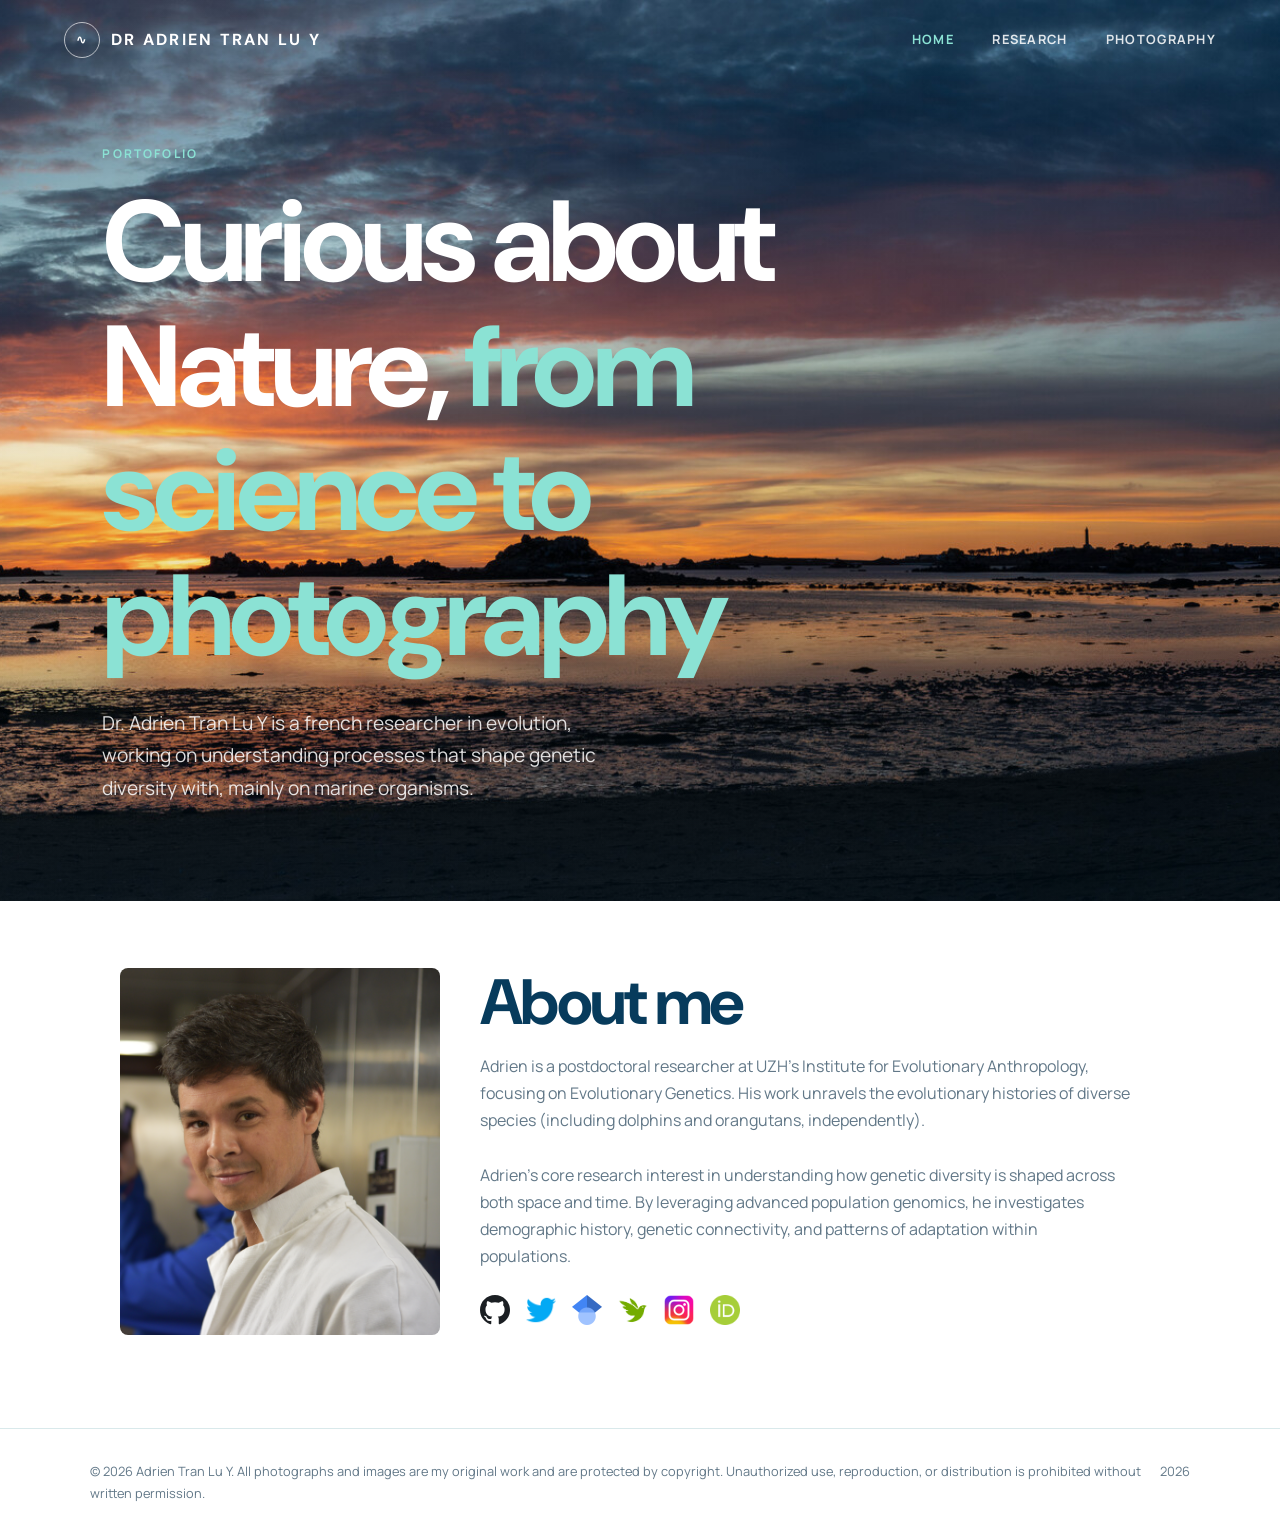
<file: index.html>
<!doctype html>
<html lang="en">
    <head>
        <meta charset="utf-8" />
        <meta name="viewport" content="width=device-width, initial-scale=1" />
        <meta name="description" content="Home" />
        <title>Home</title>
        <link rel="stylesheet" href="css/style.css" />
        <!-- Font Awesome for social media icons -->
        <link rel="stylesheet" href="https://cdnjs.cloudflare.com/ajax/libs/font-awesome/6.4.0/css/all.min.css" />
        <style>
            .social-icons {
                margin-top: 1.5rem;
                display: flex;
                gap: 1rem;
            }
            .social-icons a {
                color: #333;
                font-size: 1.5rem;
                transition: color 0.3s ease;
            }
            .social-icons a:hover {
                color: #0077b5; /* Change to your preferred hover color */
            }
        </style>
    </head>
    <body>
        <header class="site-header">
            <nav class="navbar" aria-label="Primary navigation">
                <a class="brand" href="index.html"><span class="brand-mark">∿</span><span>Dr Adrien Tran Lu Y</span></a>
                <div class="nav-links">
                    <a href="index.html" aria-current="page">Home</a><a href="research.html">Research</a
                    ><a href="photography.html">Photography</a>
                </div>
            </nav>
        </header>
        <main>
            <section class="hero">
                <div class="hero-content">
                    <p class="eyebrow">Portofolio</p>
                    <h1 style="width: 800px; max-width: 800px">
                        Curious about Nature,&nbsp;<em><b>from science to photography</b></em>
                    </h1>
                    <p class="hero-intro">
                        Dr. Adrien Tran Lu Y is a french researcher in evolution, working on understanding processes
                        that shape genetic diversity with, mainly on marine organisms.
                    </p>

                </div>
            </section>
            <br />
            <section
                style="
                    padding-left: 7.5em;
                    padding-right: 7.5em;
                    height: 500px;
                    padding-bottom: 2.5rem;
                    padding-top: 2.5rem;
                "
                class="page-shell">
                <div
                    class="section-heading"
                    style="
                        display: flex;
                        align-items: flex-start;
                        gap: 2.5em;
                        flex-wrap: wrap;
                        width: 45em;
                        max-width: 800px;
                    ">
                    <div style="flex: 0 0 auto">
                        <img
                            src="images/profile_atly.png"
                            alt="Adrien"
                            style="width: 20em; height: auto; border-radius: 8px; object-fit: cover" />
                    </div>

                    <div style="flex: 1; min-width: 100px">
                        <span class="kicker"></span>
                        <h2>About me</h2>
                        <p style="max-width: 200em; width: 650px">
                            Adrien is a postdoctoral researcher at UZH's Institute for Evolutionary Anthropology,
                            focusing on Evolutionary Genetics. His work unravels the evolutionary histories of diverse
                            species (including dolphins and orangutans, independently).<br /><br />Adrien's core
                            research interest in understanding how genetic diversity is shaped across both space and
                            time. By leveraging advanced population genomics, he investigates demographic history,
                            genetic connectivity, and patterns of adaptation within populations.
                        </p>
                        <!-- Social Media Icons -->
                        <div class="social-icons">
                            <a href="https://github.com/atranluy" target="_blank" title="GitHub">
                                <img
                                    src="images/Octicons-mark-github.svg"
                                    alt="iNaturalist"
                                    width="30"
                                    height="30" />
                            </a>
                            <a href="https://x.com/TranLuY_Adrien" target="_blank" title="Twitter">
                                <img
                                    src="images/twitter.png"
                                    alt="iNaturalist"
                                    width="30"
                                    height="30" />
                            </a>
                            <a href="https://scholar.google.com/citations?user=6AUaAUsAAAAJ&hl=fr&authuser=1" target="_blank" title="iNaturalist">
                                <img
                                    src="images/Google_Scholar_logo.svg.webp"
                                    alt="iNaturalist"
                                    width="30"
                                    height="30" />
                            </a>
                            <a href="https://www.inaturalist.org/people/adrien_tly" target="_blank" title="iNaturalist">
                                <img
                                    src="images/inaturalist-logo-png_seeklogo-381899.png"
                                    alt="iNaturalist"
                                    width="30"
                                    height="30" />
                            </a>
                            <a href="https://www.instagram.com/adrien_tly/" target="_blank" title="Instagram">
                                <img
                                    src="images/pngtree-instagram-icon-png-image_6315974.png"
                                    alt="iNaturalist"
                                    width="30"
                                    height="30" /></a>
                            <a href="https://orcid.org/0000-0003-4247-9622" target="_blank" title="ORCID">
                                <img
                                    src="images/png-orcid-logo.png"
                                    alt="iNaturalist"
                                    width="30"
                                    height="30" /></a>
                        </div>
                    </div>
                </div>
            </section>
        </main>
        <footer class="site-footer">
            <div class="footer-inner">
                <span
                    >© 2026 Adrien Tran Lu Y. All photographs and images are my original work and are protected by
                    copyright. Unauthorized use, reproduction, or distribution is prohibited without written permission. </span
                ><span> 2026</span>
            </div>
        </footer>
    </body>
</html>
</file>
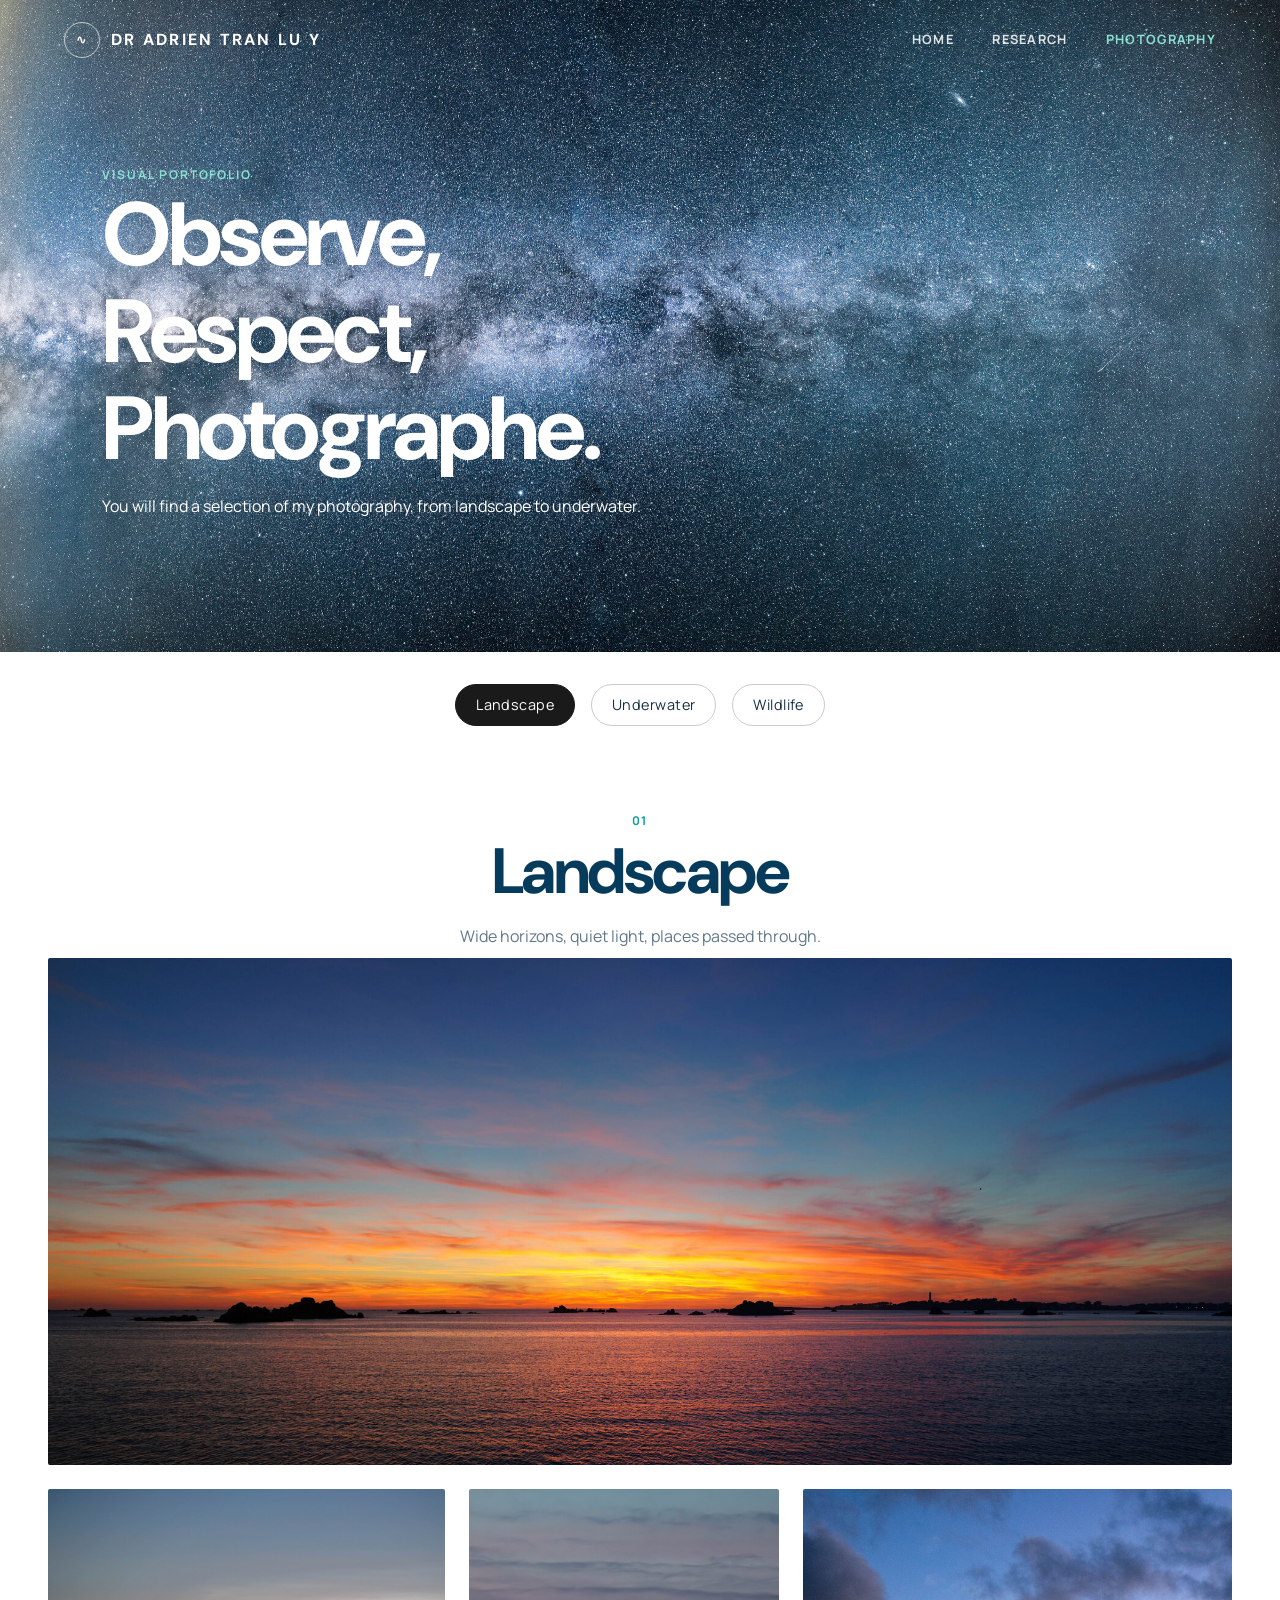
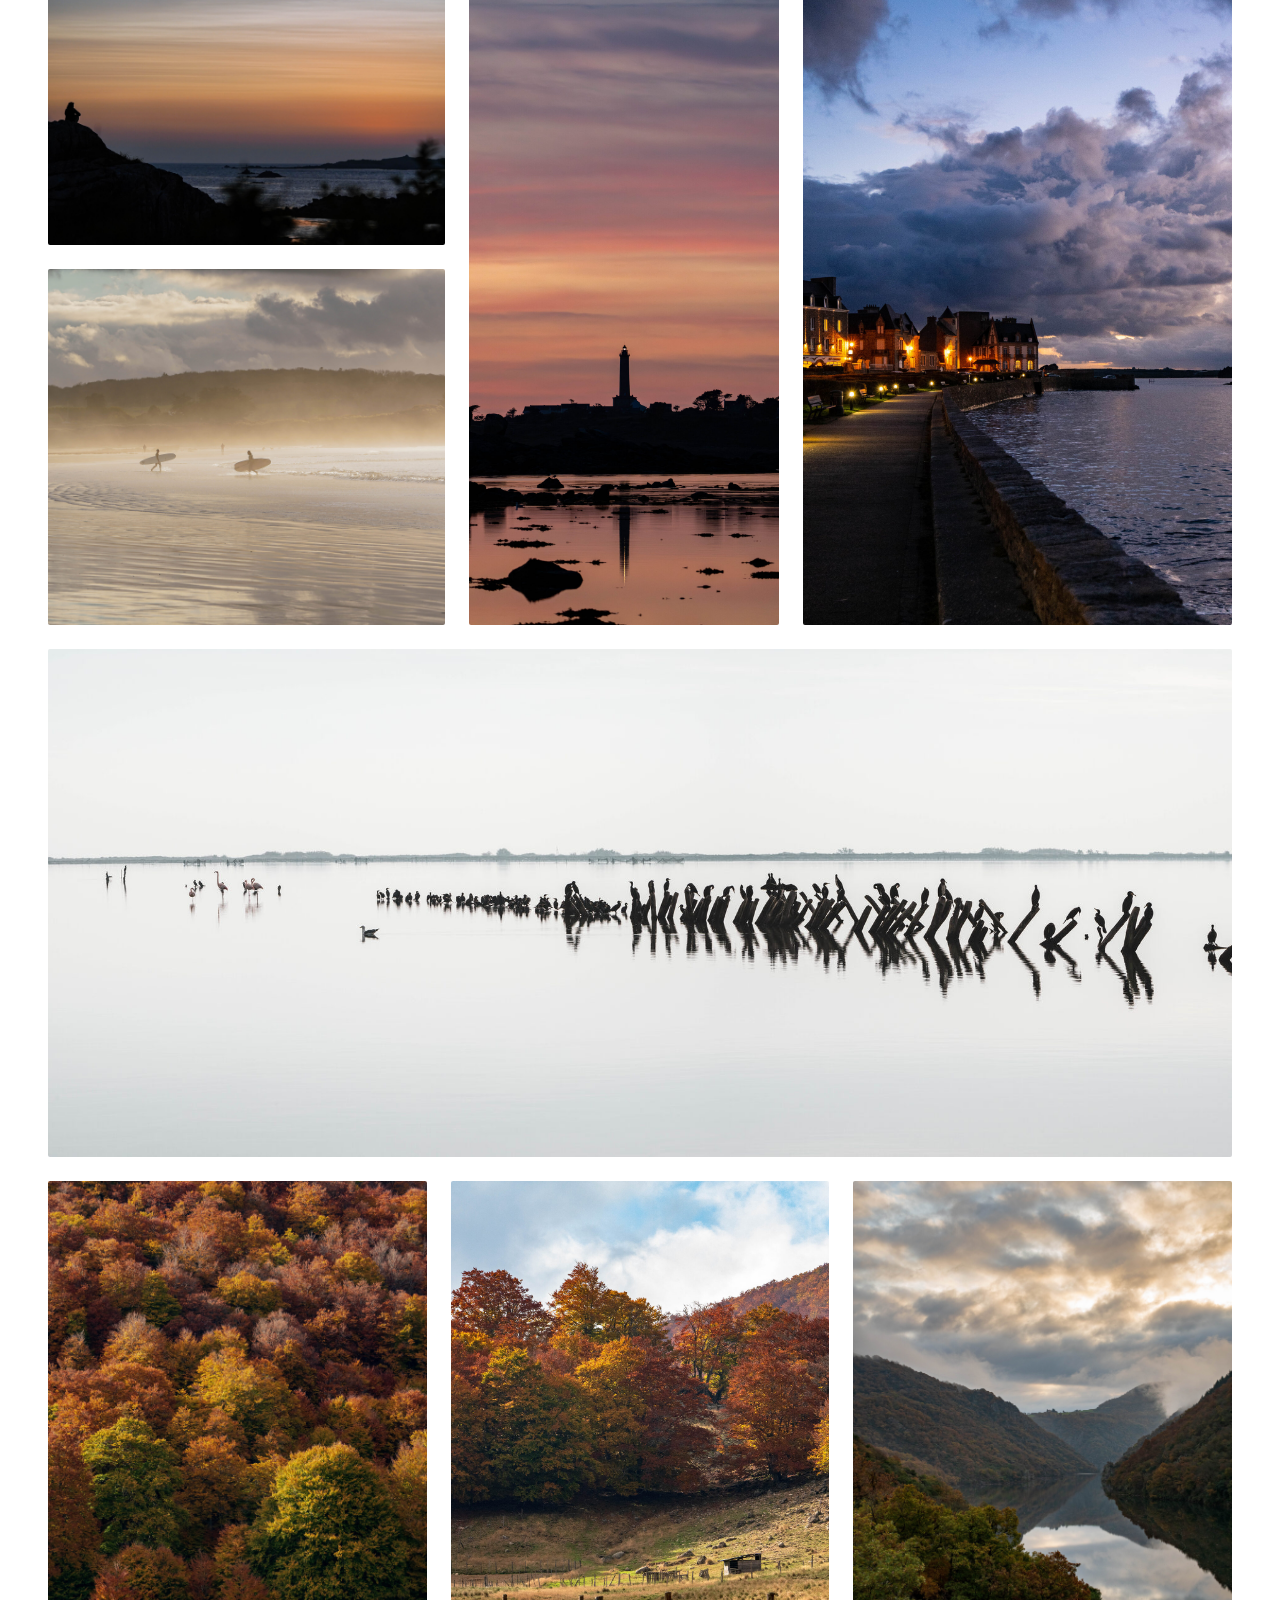
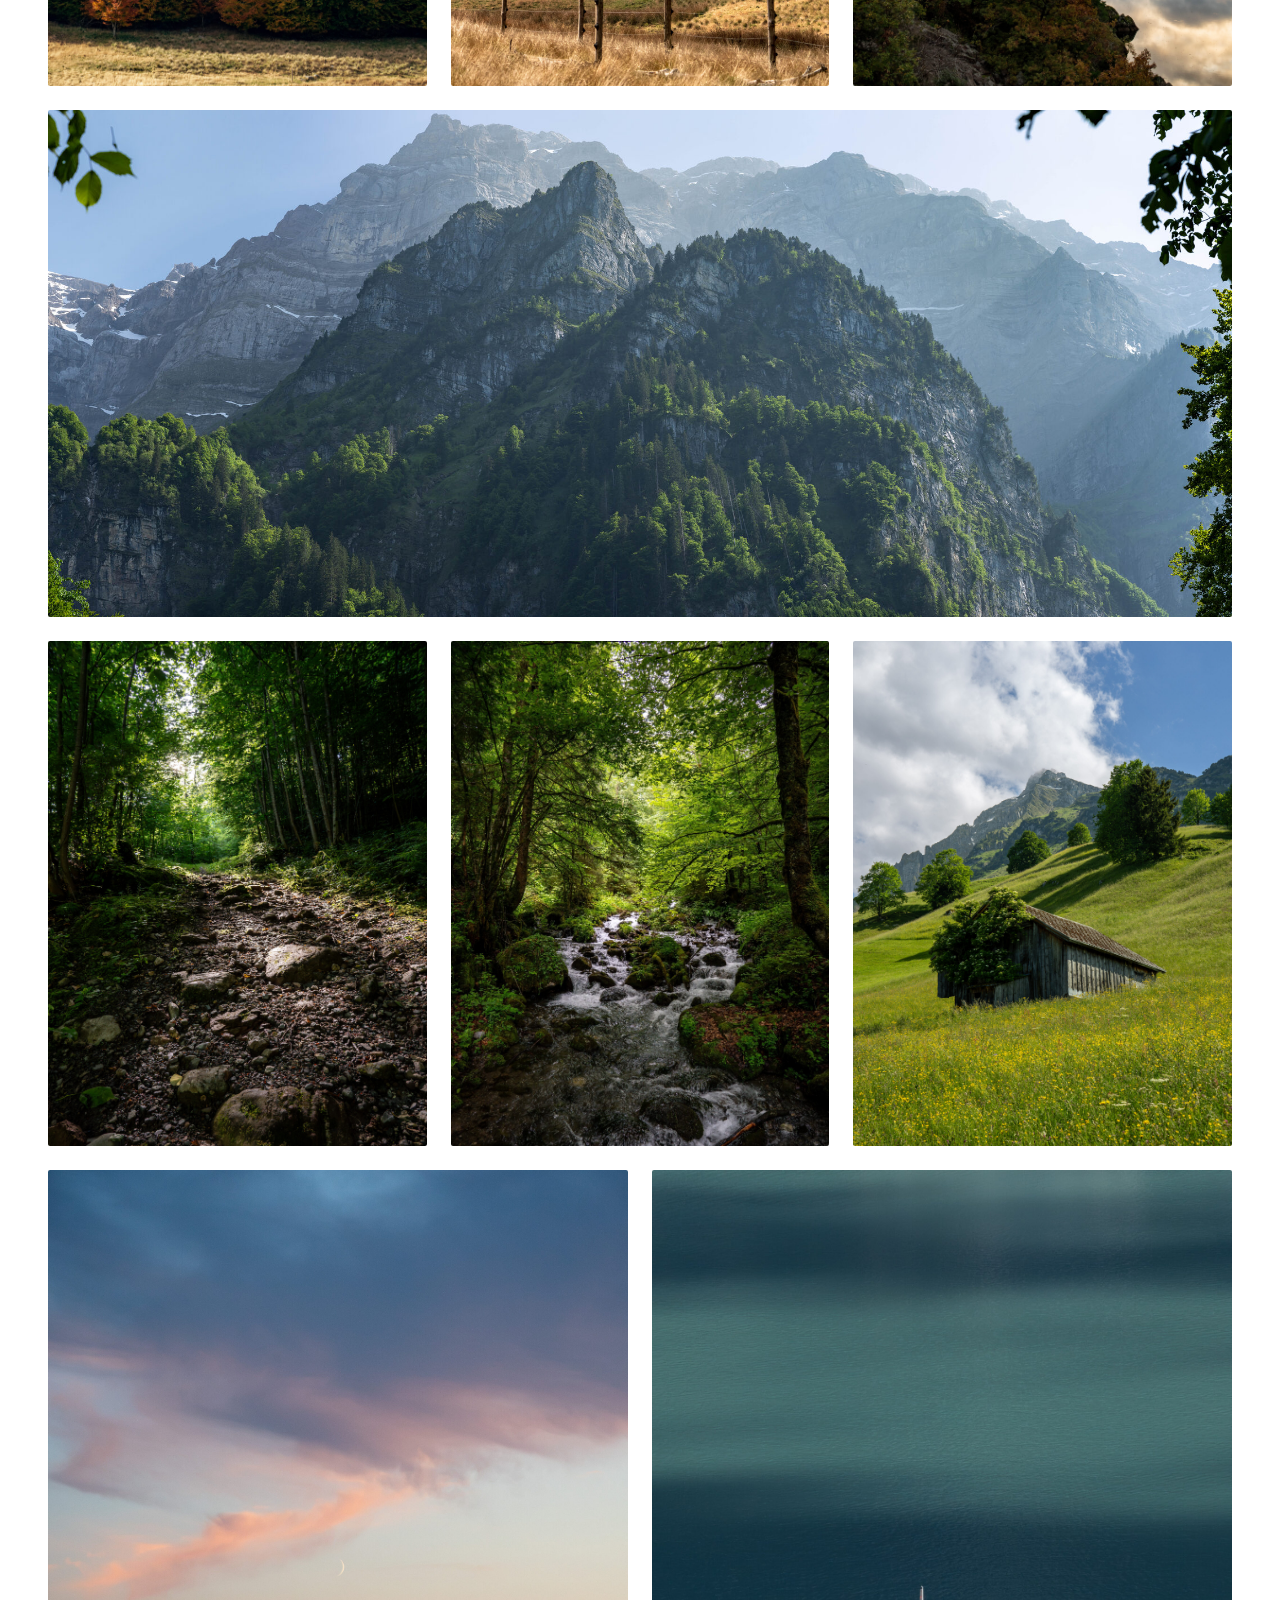
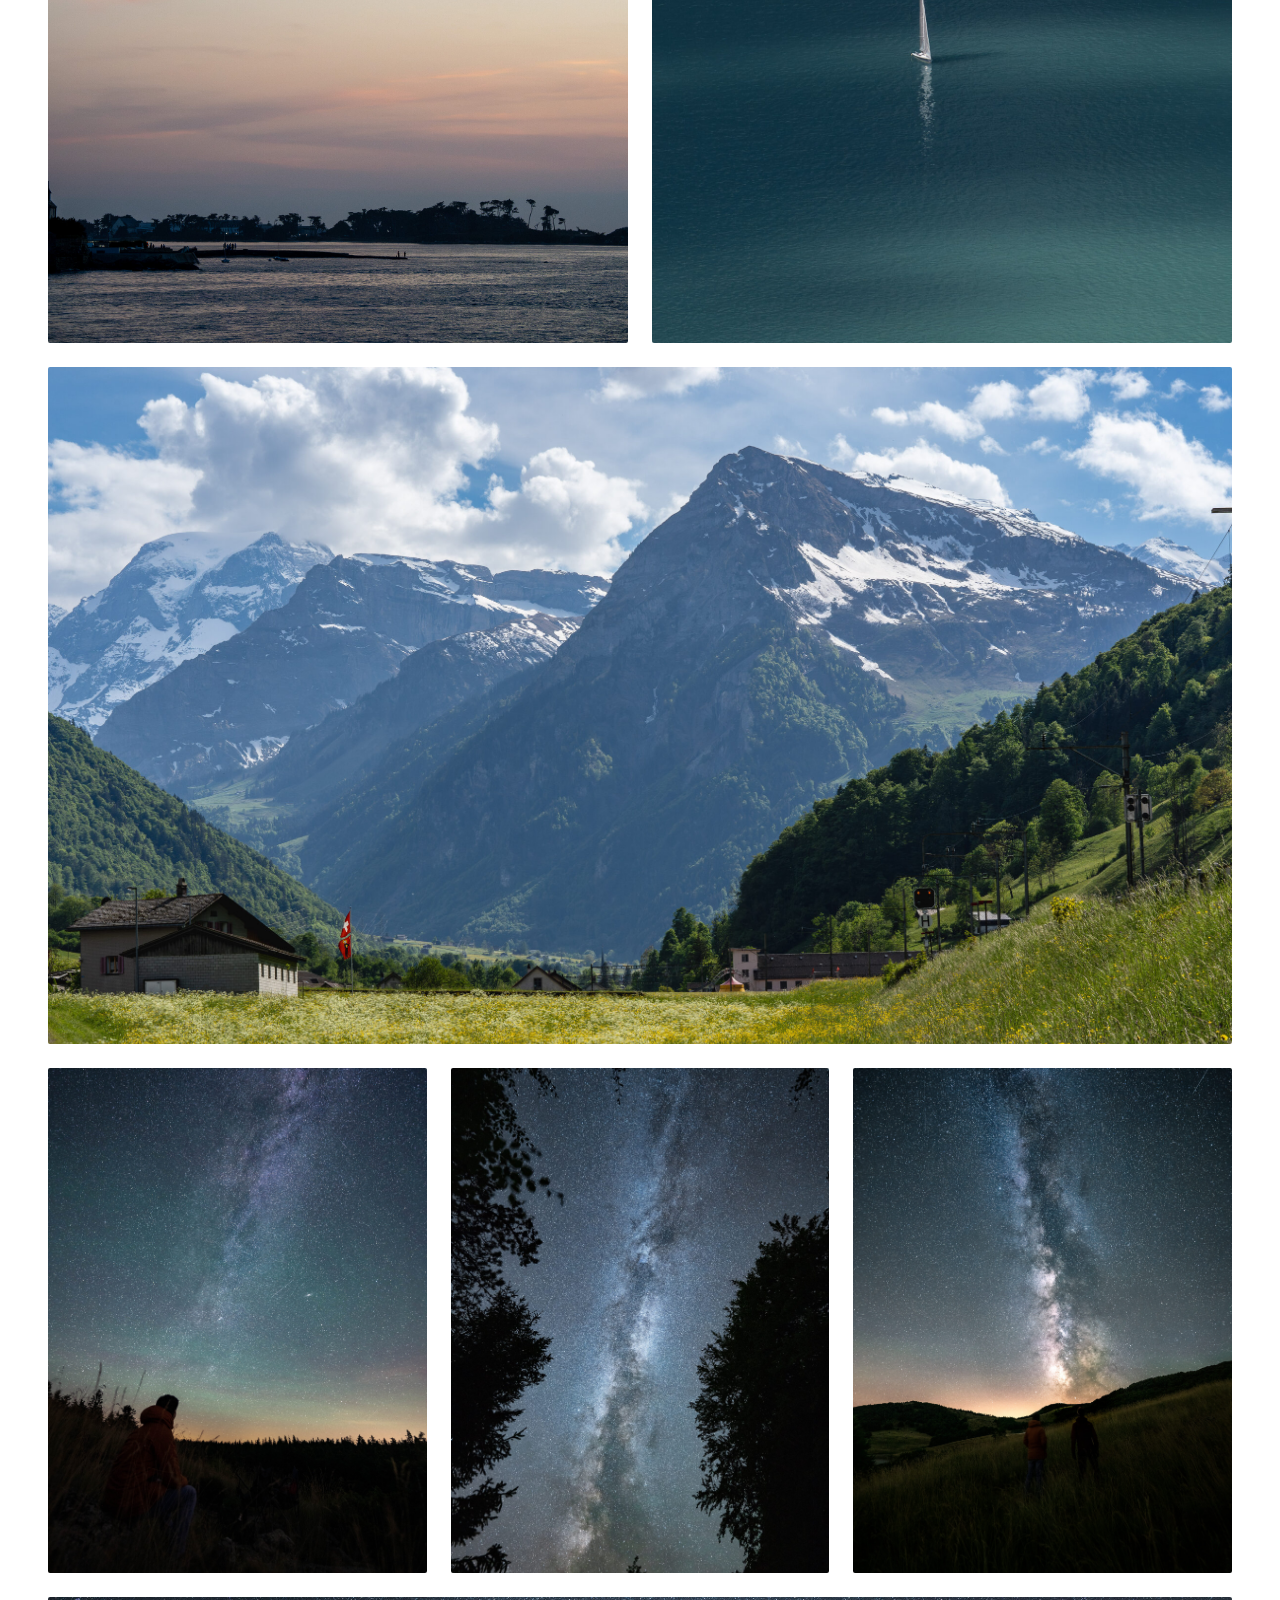
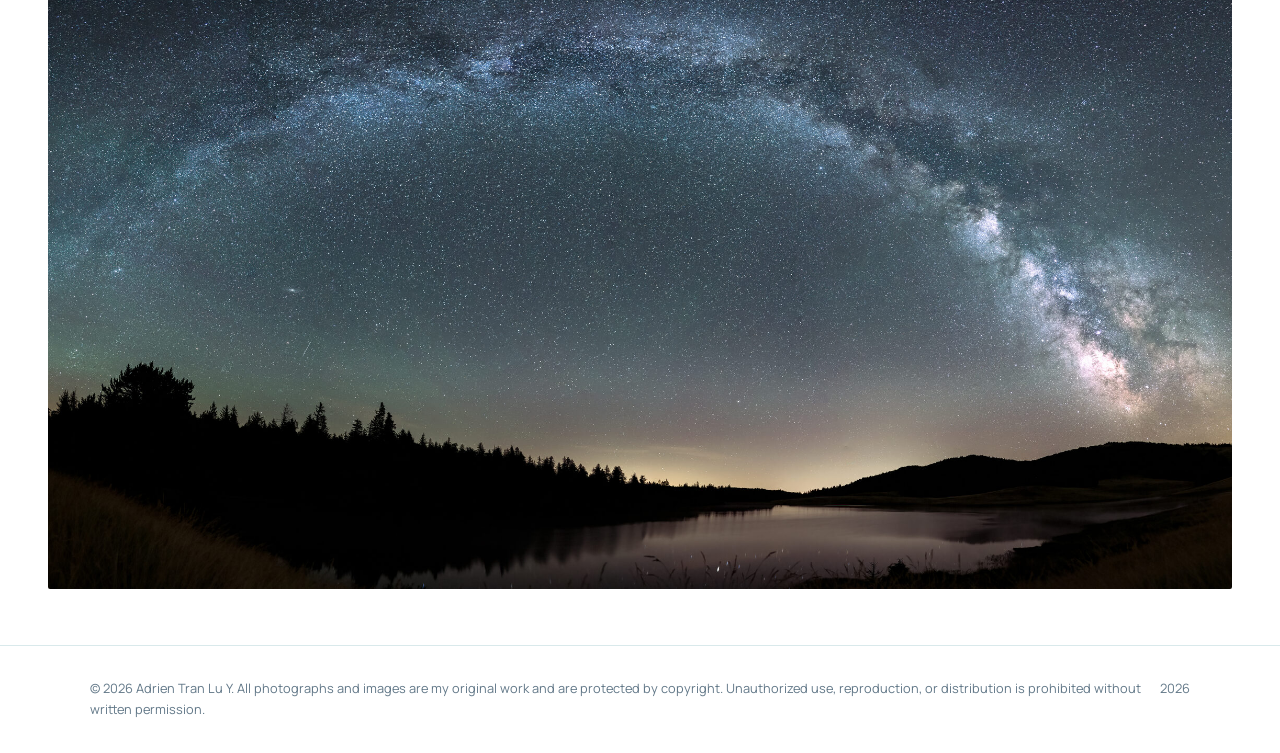
<file: photography.html>
<!doctype html>
<html lang="en">
    <head>
        <meta charset="utf-8" />
        <meta name="viewport" content="width=device-width, initial-scale=1" />
        <meta name="description" content="Research and photography portfolio" />
        <title>Photography </title>
        <link rel="stylesheet" href="css/style.css" />
    </head>
    <body>
        <header class="site-header">
            <nav class="navbar" aria-label="Primary navigation">
                <a class="brand" href="index.html"><span class="brand-mark">∿</span><span>Dr Adrien Tran Lu Y</span></a>
                <div class="nav-links">
                    <a href="index.html">Home</a><a href="research.html">Research</a
                    ><a href="photography.html" aria-current="page">Photography</a>
                </div>
            </nav>
        </header>
        <main>
            <section
                class="project-hero"
                style="
                    position: relative;
                    background-image: url(&quot;images/banner3.jpg&quot;);
                    background-size: cover;
                    background-position: center;
                    overflow: hidden;
                ">
                <div class="section-heading">
                    <span style="color: #8be2d4" class="kicker">Visual Portofolio</span>
                    <h1 style="color: #ffffff">Observe, Respect, Photographe.</h1>
                    <p style="color: #ffffff">
                        You will find a selection of my photography, from landscape to underwater.
                    </p>
                </div>
            </section>

            <!-- Filter tabs -->
            <div class="gallery-tabs">
                <input type="radio" name="gallery-filter" id="tab-landscape" checked hidden />
                <input type="radio" name="gallery-filter" id="tab-underwater" hidden />
                <input type="radio" name="gallery-filter" id="tab-wildlife" hidden />

                <div class="tabs-nav">
                    <label for="tab-landscape">Landscape</label>
                    <label for="tab-underwater">Underwater</label>
                    <label for="tab-wildlife">Wildlife</label>
                </div>
                <!-- Landscape panel -->
                <div class="gallery-panel" data-group="landscape">
                    <section style="padding-left: 3rem; padding-right: 3rem" class="page-shell">
                        <div class="section-heading">
                            <span class="kicker">01</span>
                            <h2>Landscape</h2>
                            <p>Wide horizons, quiet light, places passed through.</p>
                        </div>
                        <div class="gallery">
                            <!-- Panoramic photo -->
                            <figure class="album album--wide">
                                <img src="images/pano1.jpg" alt="Placeholder panoramic landscape photograph" />
                            </figure>
                        </div>

                        <div class="gallery gallery--mosaic">
                            <figure class="album mosaic-item-1">
                                <div class="mosaic-media">
                                    <img
                                        src="images/landscape1.jpg"
                                        alt="Placeholder wildlife photograph"
                                        style="object-position: 30% 80%" />
                                </div>
                            </figure>

                            <figure class="album mosaic-item-2">
                                <div class="mosaic-media">
                                    <img src="images/landscape2.jpg" alt="Placeholder wildlife photograph" />
                                </div>
                            </figure>

                            <figure class="album mosaic-item-3">
                                <div class="mosaic-media">
                                    <img src="images/landscape3.jpg" alt="Placeholder wildlife photograph" />
                                </div>
                            </figure>

                            <figure class="album mosaic-item-4">
                                <div class="mosaic-media">
                                    <img
                                        src="images/landscape4.jpg"
                                        alt="Placeholder wildlife photograph"
                                        style="object-position: 20% 60%" />
                                </div>
                            </figure>
                        </div>
                        <div class="gallery">
                            <!-- Panoramic photo -->
                            <figure class="album album--wide">
                                <img src="images/pano2.jpg" alt="Placeholder panoramic landscape photograph" />
                            </figure>
                        </div>
                        <div class="gallery">
                            <!-- Three vertical photos -->
                            <figure class="album album--tall">
                                <img src="images/landscape5.jpg" alt="Placeholder vertical landscape photograph" />
                            </figure>
                            <figure class="album album--tall">
                                <img src="images//landscape6.jpg" alt="Placeholder vertical landscape photograph" />
                            </figure>
                            <figure class="album album--tall">
                                <img src="images//landscape7.jpg" alt="Placeholder vertical landscape photograph" />
                            </figure>
                        </div>
                        <div class="gallery">
                            <!-- Panoramic photo -->
                            <figure class="album album--wide">
                                <img src="images/landscape8.jpg" alt="Placeholder panoramic landscape photograph" />
                            </figure>
                        </div>
                        <div class="gallery">
                            <!-- Duo of photos -->
                            <figure class="album album--tall">
                                <img
                                    src="images/landscape9.jpg"
                                    alt="Placeholder duo landscape photograph"
                                    style="object-position: top" />
                            </figure>
                            <figure class="album album--tall">
                                <img
                                    src="images/landscape10.jpg"
                                    alt="Placeholder duo landscape photograph"
                                    style="object-position: top" />
                            </figure>
                            <figure class="album album--tall">
                                <img src="images/landscape11.jpg" alt="Placeholder duo landscape photograph" />
                            </figure>
                            <figure class="album album--pair">
                                <img
                                    src="images/landscape12.jpg"
                                    alt="Placeholder duo landscape photograph"
                                    style="aspect-ratio: 1.5/ 2" />
                            </figure>
                            <figure class="album album--pair">
                                <img
                                    src="images/landscape13.jpg"
                                    alt="Placeholder duo landscape photograph"
                                    style="aspect-ratio: 1.5/ 2" />
                            </figure>
                        </div>
                        <div class="gallery">
                            <!-- Panoramic photo -->
                            <figure class="album album--wide">
                                <img
                                    src="images/landscape14.jpg"
                                    alt="Placeholder panoramic landscape photograph"
                                    style="aspect-ratio: 3.5 / 2; object-position: top" />
                            </figure>
                            <figure class="album album--tall">
                                <img
                                    src="images/DSC09922-Modifier.jpg"
                                    alt="Placeholder panoramic landscape photograph" />
                            </figure>
                            <figure class="album album--tall">
                                <img src="images/DSC041671.jpg" alt="Placeholder panoramic landscape photograph" />
                            </figure>
                            <figure class="album album--tall">
                                <img
                                    src="images/DSC09934-Modifier-2.jpg"
                                    alt="Placeholder panoramic landscape photograph" />
                            </figure>
                            <figure class="album album--wide">
                                <img
                                    src="images/banner33.jpg"
                                    alt="Placeholder panoramic landscape photograph"
                                    style="aspect-ratio: 4/ 2; object-position: top" />
                            </figure>
                        </div>
                    </section>
                </div>

                <!-- Underwater panel -->
                <div class="gallery-panel" data-group="underwater">
                    <section class="page-shell">
                        <div class="section-heading">
                            <span class="kicker">02</span>
                            <h2>Underwater</h2>
                            <p>Beneath the surface</p>
                        </div>
                        <div class="gallery">
                            <!-- Panoramic photo -->
                            <figure class="album album--wide">
                                <img src="images/uw1.jpg" alt="Placeholder panoramic landscape photograph" />
                            </figure>
                        </div>
                        <div class="gallery">
                            <!-- Duo of photos -->
                            <figure class="album album--pair">
                                <img
                                    src="images/uw2.jpg"
                                    alt="Placeholder duo landscape photograph"
                                    style="aspect-ratio: /2" />
                            </figure>
                            <figure class="album album--pair">
                                <img src="images/DSC04705.jpg" alt="Placeholder duo landscape photograph" />
                            </figure>
                            <figure class="album album--pair">
                                <img
                                    src="images/DSC03110-Avec accentuation-Bruit.jpg"
                                    alt="Placeholder duo landscape photograph" />
                            </figure>
                            <figure class="album album--pair">
                                <img
                                    src="images/DSC03451-Avec accentuation-Bruit.jpg"
                                    alt="Placeholder duo landscape photograph" />
                            </figure>
                        </div>
                        <div class="gallery">
                            <!-- Panoramic photo -->
                            <figure class="album album--wide">
                                <img src="images/uw.jpg" alt="Placeholder panoramic landscape photograph" />
                            </figure>
                        </div>
                        <div class="gallery">
                            <!-- Duo of photos -->
                            <figure class="album album--pair">
                                <img
                                    src="images/DSC03944-Avec accentuation-Bruit.jpg"
                                    alt="Placeholder duo landscape photograph" />
                            </figure>
                            <figure class="album album--pair">
                                <img src="images/banner2.jpg" alt="Placeholder duo landscape photograph" />
                            </figure>
                            <figure class="album album--pair">
                                <img
                                    src="images/DSC04316-Avec accentuation-Bruit-2.jpg"
                                    alt="Placeholder duo landscape photograph"
                                    style="aspect-ratio: /2" />
                            </figure>
                            <figure class="album album--pair">
                                <img src="images/DSC05873.jpg" alt="Placeholder duo landscape photograph" />
                            </figure>
                        </div>
                        <div class="gallery">
                            <!-- Panoramic photo -->
                            <figure class="album album--wide">
                                <img
                                    src="images/DSC06526.jpg"
                                    alt="Placeholder panoramic landscape photograph"
                                    style="aspect-ratio: 4/ 2; object-position:" />
                            </figure>
                            <figure class="album album--pair">
                                <img src="images/uw4.jpg" alt="Placeholder duo landscape photograph" />
                            </figure>
                            <figure class="album album--pair">
                                <img src="images/uw5.jpg" alt="Placeholder duo landscape photograph" />
                            </figure>
                            <figure class="album album--tall">
                                <img
                                    src="images/DSC04952.jpg"
                                    alt="Placeholder duo landscape photograph"
                                    style="aspect-ratio: /2" />
                            </figure>
                            <figure class="album album--tall">
                                <img
                                    src="images/DSC05043-2.jpg"
                                    alt="Placeholder duo landscape photograph"
                                    style="aspect-ratio: /2" />
                            </figure>
                            <figure class="album album--tall">
                                <img
                                    src="images/DSC03729-Avec accentuation-Bruit.jpg"
                                    alt="Placeholder duo landscape photograph"
                                    style="aspect-ratio: /2" />
                            </figure>
                        </div>
                        <div class="gallery">
                            <!-- Panoramic photo -->
                            <figure class="album album--wide">
                                <img
                                    src="images/DSC08037.jpg"
                                    alt="Placeholder panoramic landscape photograph"
                                    style="aspect-ratio: 4/ 2; object-position: 0 80%" />
                            </figure>
                            <figure class="album album--pair">
                                <img
                                    src="images/DSC03886-Avec accentuation-Bruit.jpg"
                                    alt="Placeholder duo landscape photograph" />
                            </figure>
                            <figure class="album album--pair">
                                <img
                                    src="images/DSC03900-Avec accentuation-Bruit.jpg"
                                    alt="Placeholder duo landscape photograph" />
                            </figure>
                            <figure class="album album--pair">
                                <img src="images/DSC07189-2.jpg" alt="Placeholder duo landscape photograph" />
                            </figure>
                            <figure class="album album--pair">
                                <img src="images/DSC05945.jpg" alt="Placeholder duo landscape photograph" />
                            </figure>
                        </div>
                    </section>
                </div>

                <!-- Wildlife panel -->
                <div class="gallery-panel" data-group="wildlife">
                    <section class="page-shell">
                        <div class="section-heading">
                            <span class="kicker">03</span>
                            <h2>Wildlife</h2>
                            <p>Quiet, Observe, Enjoy</p>
                        </div>
                        <div class="gallery">
                            <!-- Panoramic photo -->
                            <figure class="album album--wide">
                                <img
                                    src="images/DSC02368-Modifier.jpg"
                                    alt="Placeholder panoramic landscape photograph"
                                    style="aspect-ratio: 5/ 2; object-position: 0% 75%" />
                            </figure>
                            <figure class="album album--pair">
                                <img
                                    src="images/DSC00949-Avec accentuation-Bruit.jpg"
                                    alt="Placeholder duo landscape photograph" />
                            </figure>
                            <figure class="album album--pair">
                                <img
                                    src="images/DSC01580-Avec accentuation-Bruit.jpg"
                                    alt="Placeholder duo landscape photograph" />
                            </figure>
                            <figure class="album album--tall">
                                <img
                                    src="images/DSC02394-Modifier-2.jpg"
                                    alt="Placeholder duo landscape photograph"
                                    style="aspect-ratio: /2" />
                            </figure>
                            <figure class="album album--tall">
                                <img
                                    src="images/DSC02385-Modifier-2.jpg"
                                    alt="Placeholder duo landscape photograph"
                                    style="aspect-ratio: /2" />
                            </figure>
                            <figure class="album album--tall">
                                <img
                                    src="images/DSC03342-Modifier.jpg"
                                    alt="Placeholder duo landscape photograph"
                                    style="aspect-ratio: /2" />
                            </figure>
                            <figure class="album album--wide">
                                <img
                                    src="images/DSC02284-Avec accentuation-Bruit.jpg"
                                    alt="Placeholder panoramic landscape photograph"
                                    style="aspect-ratio: 5/ 2; object-position: 0% 50%" />
                            </figure>
                            <figure class="album album--pair">
                                <img
                                    src="images/DSC02199-Modifier.jpg"
                                    alt="Placeholder duo landscape photograph"
                                    style="object-position: 90% 60%" />
                            </figure>
                            <figure class="album album--pair">
                                <img src="images/DSC02130-Modifier.jpg" alt="Placeholder duo landscape photograph" />
                            </figure>
                            <figure class="album album--pair">
                                <img
                                    src="images/DSC05243-Avec accentuation-Bruit.jpg"
                                    alt="Placeholder duo landscape photograph"
                                    style="object-position: 90% 60%" />
                            </figure>
                            <figure class="album album--pair">
                                <img src="images/DSC09189.jpg" alt="Placeholder duo landscape photograph" />
                            </figure>
                            <figure class="album album--pair">
                                <img src="images/DSC02190.jpg" alt="Placeholder panoramic landscape photograph" />
                            </figure>
                            <figure class="album album--pair">
                                <img
                                    src="images/DSC02224-Modifier.jpg"
                                    alt="Placeholder panoramic landscape photograph" />
                            </figure>
                            <figure class="album album--pair">
                                <img src="images/DSC04919.jpg" alt="Placeholder panoramic landscape photograph" />
                            </figure>
                            <figure class="album album--pair">
                                <img
                                    src="images/DSC02061.jpg"
                                    alt="Placeholder panoramic landscape photograph"
                                    style="object-position: 100% 80%" />
                            </figure>
                            <figure class="album album--wide">
                                <img
                                    src="images/DSC01311-Avec accentuation-Bruit.jpg"
                                    alt="Placeholder panoramic landscape photograph"
                                    style="aspect-ratio: 7/ 2; object-position: 0% 80%" />
                            </figure>

                            <figure class="album album--pair">
                                <img
                                    src="images/DSC01628-Avec accentuation-Bruit.jpg"
                                    alt="Placeholder panoramic landscape photograph" />
                            </figure>
                            <figure class="album album--pair">
                                <img
                                    src="images/DSC01203-Avec accentuation-Bruit.jpg"
                                    alt="Placeholder panoramic landscape photograph" />
                            </figure>
                            <figure class="album album--tall">
                                <img
                                    src="images/DSC05097-Avec accentuation-Bruit.jpg"
                                    alt="Placeholder duo landscape photograph"
                                    style="aspect-ratio: /2" />
                            </figure>
                            <figure class="album album--tall">
                                <img
                                    src="images/DSC07157.jpg"
                                    alt="Placeholder duo landscape photograph"
                                    style="object-position: 70% 80%" />
                            </figure>
                            <figure class="album album--tall">
                                <img
                                    src="images/DSC07843-Avec accentuation-Bruit.jpg"
                                    alt="Placeholder duo landscape photograph"
                                    style="aspect-ratio: /2" />
                            </figure>
                        </div>
                    </section>
                </div>
            </div>
        </main>
        <footer class="site-footer">
            <div class="footer-inner">
                <span
                    >© 2026 Adrien Tran Lu Y. All photographs and images are my original work and are protected by
                    copyright. Unauthorized use, reproduction, or distribution is prohibited without written permission. </span
                ><span> 2026</span>            </div>
        </footer>
        <script
            type="module"
            src="https://static.cloudflareinsights.com/beacon.min.js/v31edd6df95cf4e85bb4c19e7a9bdbcba1788362987495"
            integrity="sha512-iIg7k2xntmwu6/uSb5tpc/hySgZc4eoL31yB29W6tJFo2akwjPWcEqnCEdJvGexCL0KEQwVYv5BlowfhVz26hg=="
            data-cf-beacon='{"version":"2024.11.0","token":"8607d2a720d14b038279025b2b5a82e5","spa":2}'
            crossorigin="anonymous"></script>
    </body>
</html>
</file>
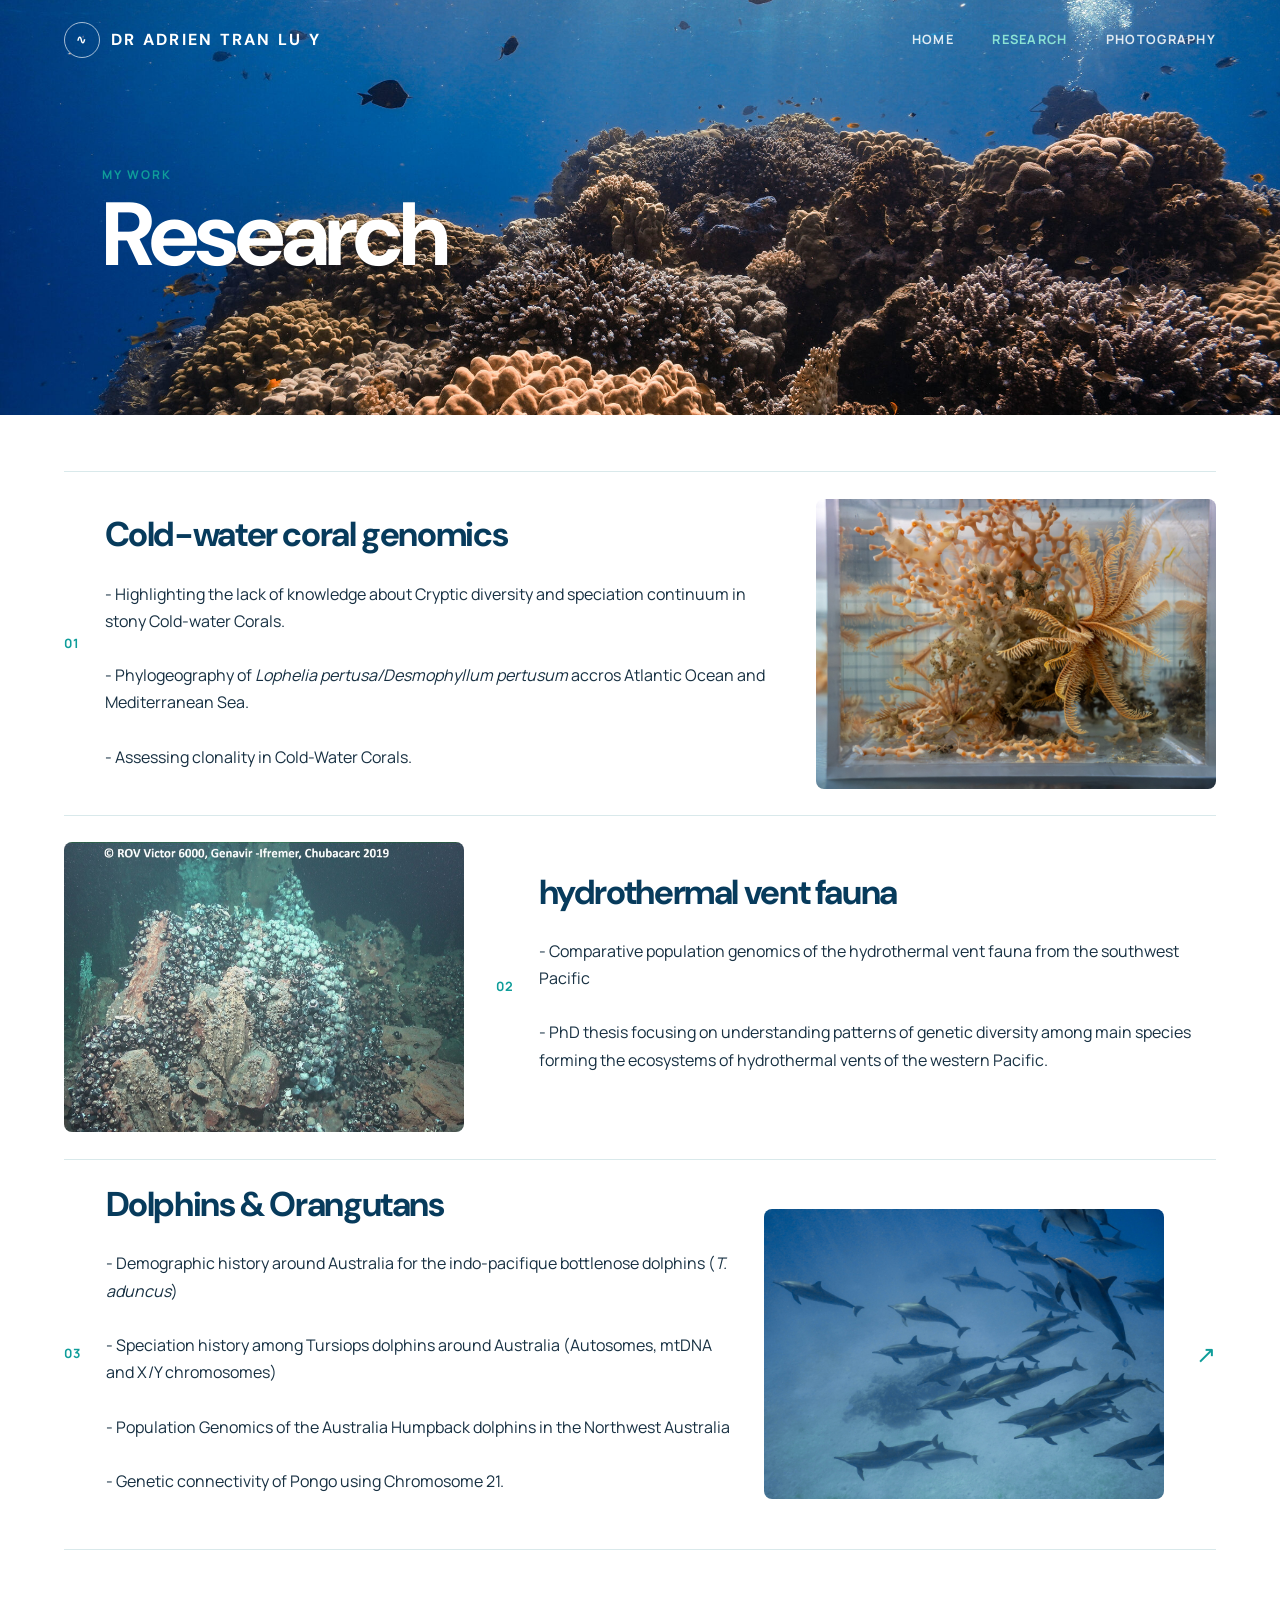
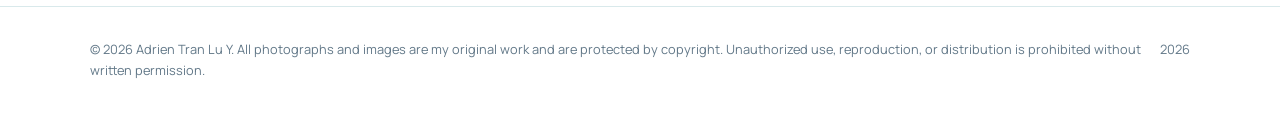
<file: research.html>
<!doctype html>
<html lang="en">
    <head>
        <meta charset="utf-8" />
        <meta name="viewport" content="width=device-width, initial-scale=1" />
        <meta name="description" content=Research" />
        <title>Research</title>
        <link rel="stylesheet" href="css/style.css" />
    </head>
    <body>
        <header class="site-header">
            <nav class="navbar" aria-label="Primary navigation">
                <a class="brand" href="index.html"
                    ><span class="brand-mark">∿</span
                    ><span><span style="letter-spacing: 2.24px">Dr Adrien Tran Lu Y</span></span></a
                >
                <div class="nav-links">
                    <a href="index.html">Home</a><a href="research.html" aria-current="page">Research</a
                    ><a href="photography.html">Photography</a>
                </div>
            </nav>
        </header>
        <main>
            <section
                class="project-hero"
                style="
                    position: relative;
                    background-image: url(&quot;images/banner2.jpg&quot;);
                    background-size: cover;
                    background-position: center;
                    overflow: hidden;
                ">
                <div style="position: absolute; inset: 0; background: rgba(0, 0, 0, 0)"></div>
                <div class="section-heading" style="position: relative; z-index: 1; color: #fff">
                    <span class="kicker">My work</span>
                    <h1 style="color: #ffffff">Research</h1>
                </div>
            </section>
            <section class="page-shell">
                <div class="project-list">
                    <a
                        class="project-card"
                        href="research/project1.html"
                        style="display: flex; align-items: center; gap: 2em; flex-wrap: wrap">
                        <div style="flex: 1; min-width: 250px; display: flex; align-items: center; gap: 1.5em">
                            <span class="project-number">01</span>
                            <div>
                                <h2>Cold-water coral genomics</h2>
                                <br />
                                - Highlighting the lack of knowledge about Cryptic diversity and speciation continuum in
                                stony Cold-water Corals.<br />
                                <br />
                                - Phylogeography of <i>Lophelia pertusa/Desmophyllum pertusum</i> accros Atlantic Ocean
                                and Mediterranean Sea.<br />
                                <br />
                                - Assessing clonality in Cold-Water Corals.
                            </div>
                        </div>
                        <img
                            src="images/Coral_pic1.jpg"
                            alt="Cold-water coral genomics"
                            style="width: 400px; height: 290px; object-fit: cover; border-radius: 8px; order: 2" />
                    </a>

                    <a
                        class="project-card"
                        href="research/project2.html"
                        style="
                            display: flex;
                            align-items: center;
                            gap: 2em;
                            flex-wrap: wrap;
                            flex-direction: row-reverse;
                        ">
                        <div
                            style="
                                flex: 1;
                                min-width: 250px;
                                display: flex;
                                align-items: center;
                                gap: 1.5em;

                                text-align: left;
                            ">
                            <span class="project-number">02</span>
                            <div>
                                <h2>hydrothermal vent fauna</h2>
                                <br />
                                - Comparative population genomics of the hydrothermal vent fauna from the southwest
                                Pacific <br />
                                <br />
                                - PhD thesis focusing on understanding patterns of genetic diversity among main species
                                forming the ecosystems of hydrothermal vents of the western Pacific.<br />
                                <br />
                            </div>
                        </div>
                        
                        <img
                            src="images/project2.jpg"
                            alt="Population genetics of hydrothermal vent fauna"
                            style="width: 400px; height: 290px; object-fit: cover; border-radius: 8px" />
                    </a>

                    <a
                        class="project-card"
                        href="research/project3.html"
                        style="display: flex; align-items: center; gap: 2em; flex-wrap: wrap">
                        <div style="flex: 1; min-width: 250px; display: flex; align-items: center; gap: 1.5em">
                            <span class="project-number">03</span>
                            <div>
                                <h2>Dolphins & Orangutans</h2>
                                <br />
                                - Demographic history around Australia for the indo-pacifique bottlenose dolphins (<i>T.
                                aduncus</i>)<br />
                                <br />
                                - Speciation history among Tursiops dolphins around Australia (Autosomes, mtDNA and X/Y
                                chromosomes)<br />
                                <br />
                                - Population Genomics of the Australia Humpback dolphins in the Northwest
                                Australia<br />
                                <br />
                                - Genetic connectivity of Pongo using Chromosome 21.<br />
                                <br />
                            </div>
                        </div>
                        <img
                            src="images/dolphins.jpg"
                            alt="Dolphins and Orangutans"
                            style="width: 400px; height: 290px; object-fit: cover; border-radius: 8px" />
                        <span class="arrow">↗</span>
                    </a>
                </div>
            </section>
        </main>
        <footer class="site-footer">
            <div class="footer-inner">
                <span>© 2026 Adrien Tran Lu Y. All photographs and images are my original work and are protected
                            by copyright. Unauthorized use, reproduction, or distribution is prohibited without written
                            permission.
                </span><span> 2026</span>
            </div>
        </footer>
    </body>
</html>
</file>
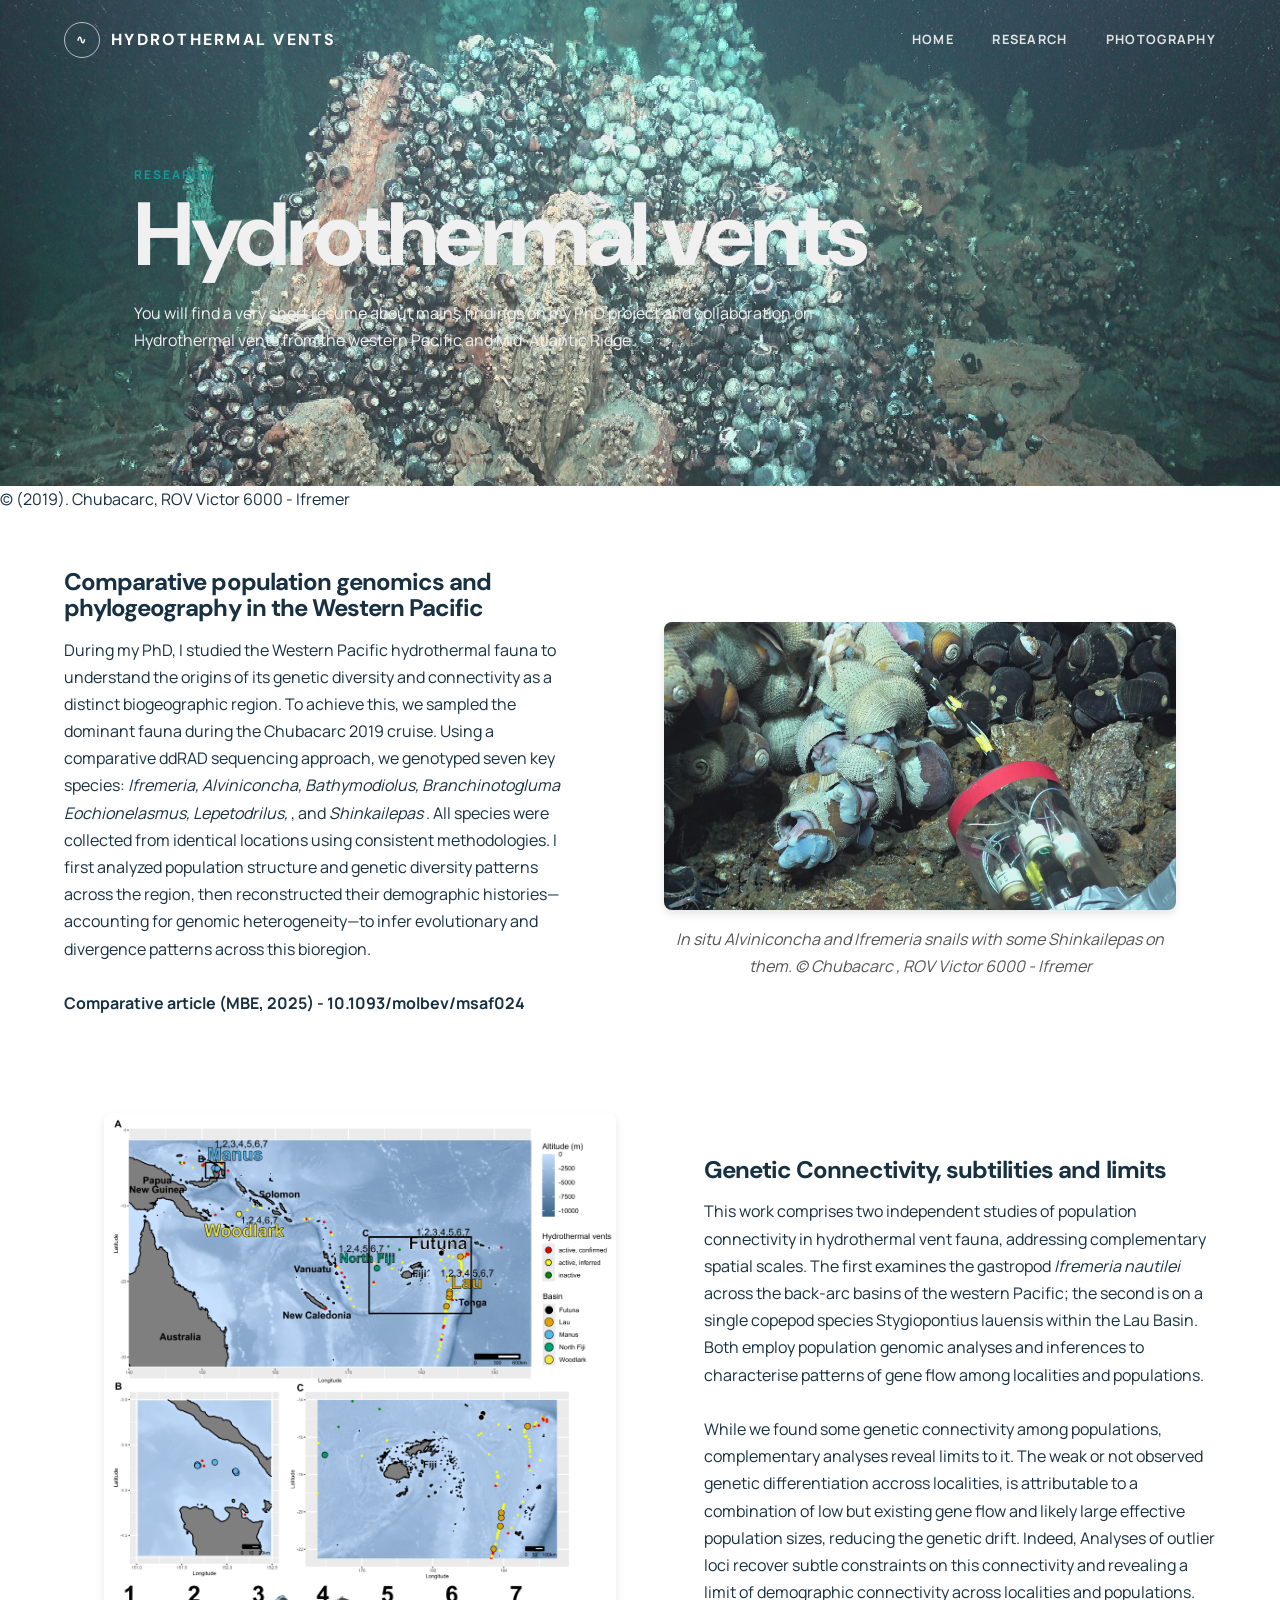
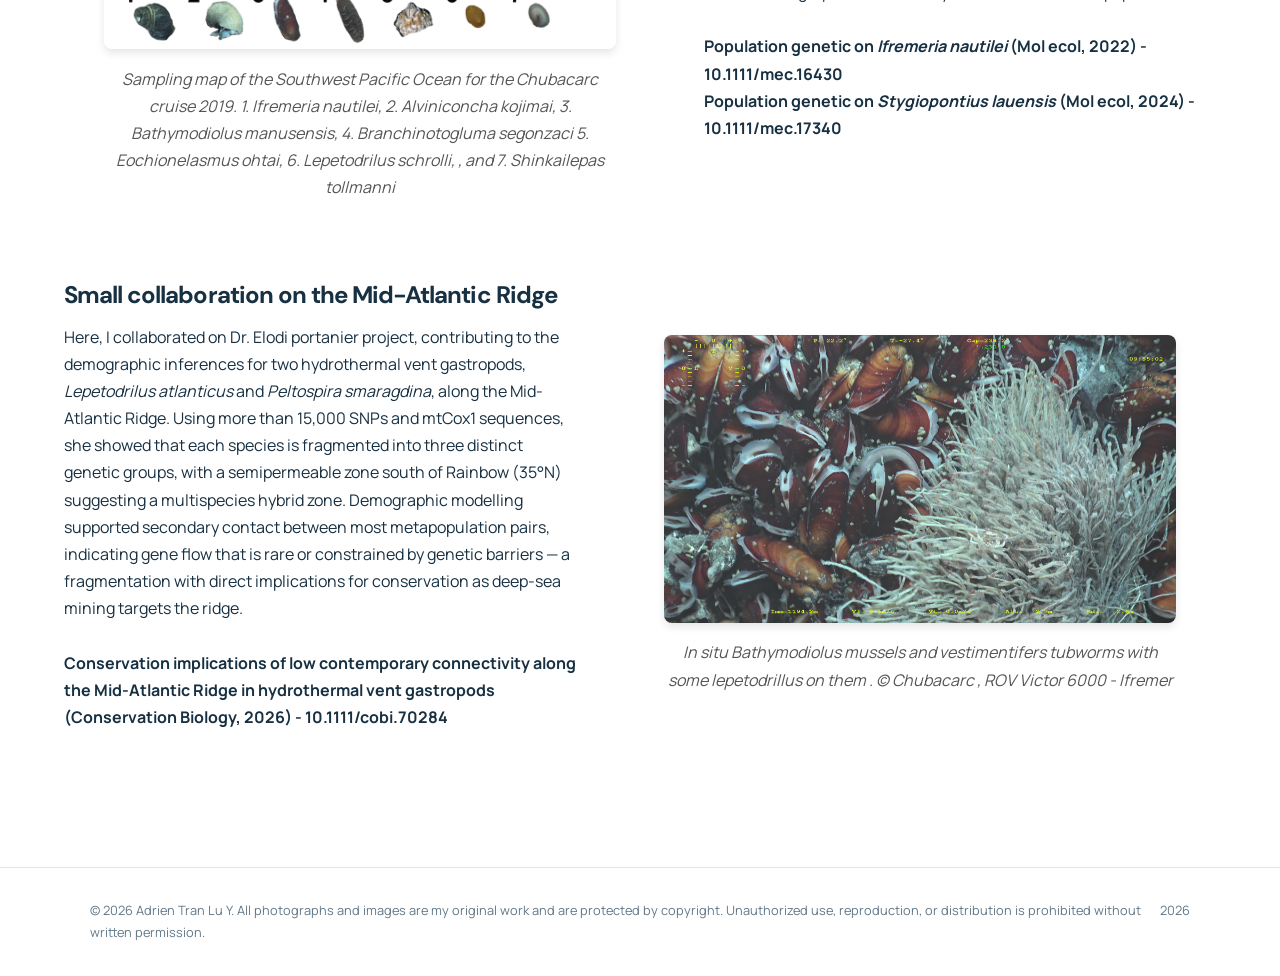
<file: research/project2.html>
<!doctype html>
<html lang="en">
    <head>
        <meta charset="utf-8" />
        <meta name="viewport" content="width=device-width, initial-scale=1" />
        <meta name="description" content="Research — research and photography portfolio" />
        <title>Hydrothermal vents</title>
        <link rel="stylesheet" href="../css/style.css" />
        <style>
            /* Flexible text-figure layout styles */
            .text-figure-layout {
                display: flex;
                gap: 3rem;
                margin-bottom: 4rem;
                align-items: center;
                flex-wrap: wrap;
            }

            .text-content {
                flex: 1;
                min-width: 300px;
            }

            .figure-content {
                flex: 1;
                min-width: 300px;
            }

            .figure-content img {
                width: 100%;
                height: auto;
                border-radius: 8px;
                box-shadow: 0 4px 8px rgba(0, 0, 0, 0.1);
            }

            .figure-content figcaption {
                margin-top: 0.5rem;
                font-style: italic;
                color: #555;
                text-align: center;
            }

            /* Text-first layout (default) */
            .text-first .text-content {
                order: 1;
            }

            .text-first .figure-content {
                order: 2;
            }

            /* Figure-first layout */
            .figure-first .text-content {
                order: 2;
            }

            .figure-first .figure-content {
                order: 1;
            }

            /* Responsive adjustments */
            @media (max-width: 768px) {
                .text-figure-layout {
                    flex-direction: column;
                    gap: 2rem;
                }
                .text-first .text-content,
                .figure-first .text-content {
                    order: 1;
                }
                .text-first .figure-content,
                .figure-first .figure-content {
                    order: 2;
                }
            }

            /* Cleaned up project hero styles */
            .project-hero {
                background-image: url("../images/190522103400549_01_1080i11.jpg");
                background-size: cover;
                background-position: center;
                position: relative;
                display: flex;
                align-items: bottom;
            }

            .project-hero::before {
                content: "";
                position: absolute;
                top: 0;
                left: 0;
                right: 0;
                bottom: 0;
                background: rgba(0, 0, 0, 0);
                z-index: 1;
            }

            .project-hero .section-heading {
                position: relative;
                z-index: 2;
                color: white;
                text-shadow: 1px 1px 3px rgba(0, 0, 0, 0, 0);
                padding: 0 2rem;
                max-width: 800px;
                width: 100%;
            }
        </style>
    </head>
    <body>
        <header class="site-header">
            <nav class="navbar" aria-label="Primary navigation">
                <a class="brand" href="../index.html"
                    ><span class="brand-mark">∿</span><span>Hydrothermal vents</span></a
                >
                <div class="nav-links">
                    <a href="../index.html">Home</a><a href="../research.html">Research</a
                    ><a href="../photography.html">Photography</a>
                </div>
            </nav>
        </header>
        <main>
            <section class="project-hero">
                <div class="section-heading">
                    <span class="kicker">Research</span>
                    <h1 style="color: #f0f0f0">Hydrothermal vents</h1>
                    <p style="color: #f0f0f0">
                        You will find a very short resume about mains findings on my PhD project and collaboration on
                        Hydrothermal vents from the western Pacific and Mid-Atlantic Ridge.
                    </p>
                </div>
            </section>
            <span>© (2019). Chubacarc, ROV Victor 6000 - Ifremer</span>
            <section class="page-shell">
                <!-- Example 1: Text-first layout -->
                <div class="text-figure-layout text-first">
                    <div class="text-content">
                        <h2>Comparative population genomics and phylogeography in the Western Pacific</h2>
                        <p>
                            During my PhD, I studied the Western Pacific hydrothermal fauna to understand the origins of
                            its genetic diversity and connectivity as a distinct biogeographic region. To achieve this,
                            we sampled the dominant fauna during the Chubacarc 2019 cruise. Using a comparative ddRAD
                            sequencing approach, we genotyped seven key species:
                            <i>
                                Ifremeria, Alviniconcha, Bathymodiolus, Branchinotogluma Eochionelasmus, Lepetodrilus, </i
                            >, and <i>Shinkailepas </i>. All species were collected from identical locations using
                            consistent methodologies. I first analyzed population structure and genetic diversity
                            patterns across the region, then reconstructed their demographic histories—accounting for
                            genomic heterogeneity—to infer evolutionary and divergence patterns across this bioregion.
                            <br />
                            <br />
                            <a href="https://doi.org/10.1093/molbev/msaf024"
                                ><b>Comparative article (MBE, 2025) - 10.1093/molbev/msaf024</b>
                            </a>
                            <br />
                        </p>
                    </div>
                    <figure class="figure-content">
                        <img src="../images/190419152103208_01_1080i9.jpg" alt="Cold-water coral sample" />
                        <figcaption>
                            In situ Alviniconcha and Ifremeria snails with some Shinkailepas on them. © Chubacarc , ROV
                            Victor 6000 - Ifremer
                        </figcaption>
                    </figure>
                </div>

                <!-- Example 2: Figure-first layout -->
                <div class="text-figure-layout figure-first">
                    <figure class="figure-content">
                        <img src="../images/Figure1_V3_2_Colorblind.png" alt="Research setup" />
                        <figcaption>
                            Sampling map of the Southwest Pacific Ocean for the Chubacarc cruise 2019.
                            <i
                                >1. Ifremeria nautilei, 2. Alviniconcha kojimai, 3. Bathymodiolus manusensis, 4.
                                Branchinotogluma segonzaci 5. Eochionelasmus ohtai, 6. Lepetodrilus schrolli, </i
                            >, and <i>7. Shinkailepas tollmanni </i>
                        </figcaption>
                    </figure>
                    <div class="text-content">
                        <h2>Genetic Connectivity, subtilities and limits</h2>
                        <p>
                            This work comprises two independent studies of population connectivity in hydrothermal vent
                            fauna, addressing complementary spatial scales. The first examines the gastropod
                            <i>Ifremeria nautilei</i> across the back-arc basins of the western Pacific; the second is
                            on a single copepod species Stygiopontius lauensis within the Lau Basin. Both employ
                            population genomic analyses and inferences to characterise patterns of gene flow among
                            localities and populations. <br /><br />
                            While we found some genetic connectivity among populations, complementary analyses reveal
                            limits to it. The weak or not observed genetic differentiation accross localities, is
                            attributable to a combination of low but existing gene flow and likely large effective
                            population sizes, reducing the genetic drift. Indeed, Analyses of outlier loci recover
                            subtle constraints on this connectivity and revealing a limit of demographic connectivity
                            across localities and populations.
                            <br />
                            <br />

                            <a href=" https://doi.org/10.1111/mec.16430">
                                <b>Population genetic on <i>Ifremeria nautilei</i> (Mol ecol, 2022) - 10.1111/mec.16430 </b></a
                            >
                            <br />
                            <a href="  https://doi.org/10.1111/mec.17340">
                                <b>Population genetic on <i>Stygiopontius lauensis</i> (Mol ecol, 2024) - 10.1111/mec.17340</b></a
                            >
                        </p>
                    </div>
                </div>

                <!-- Example 3: Another text-first layout -->
                <div class="text-figure-layout text-first">
                    <div class="text-content">
                        <h2>Small collaboration on the Mid-Atlantic Ridge</h2>
                        <p>
                            Here, I collaborated on Dr. Elodi portanier project, contributing to the demographic
                            inferences for two hydrothermal vent gastropods,
                            <i>Lepetodrilus atlanticus</i>
                            and
                            <i>Peltospira smaragdina</i>, along the Mid-Atlantic Ridge. Using more than 15,000 SNPs and
                            mtCox1 sequences, she showed that each species is fragmented into three distinct genetic
                            groups, with a semipermeable zone south of Rainbow (35&deg;N) suggesting a multispecies
                            hybrid zone. Demographic modelling supported secondary contact between most metapopulation
                            pairs, indicating gene flow that is rare or constrained by genetic barriers &mdash; a
                            fragmentation with direct implications for conservation as deep-sea mining targets the
                            ridge. <br />
                            <br />

                            <a href="  https://doi.org/10.1111/mec.17340">
                                <b
                                    >Conservation implications of low contemporary connectivity along the Mid-Atlantic
                                    Ridge in hydrothermal vent gastropods (Conservation Biology, 2026) -  10.1111/cobi.70284 </b
                                ></a
                            >
                        </p>
                    </div>
                    <figure class="figure-content">
                        <img src="../images/190523095501122_15_1080i13.jpg" alt="Microscope view" />
                        <figcaption>
                            In situ Bathymodiolus mussels and vestimentifers tubworms with some lepetodrillus on them .
                            © Chubacarc , ROV Victor 6000 - Ifremer
                        </figcaption>
                    </figure>
                </div>
            </section>
        </main>
        <footer class="site-footer">
            <div class="footer-inner">
                <span
                    >© 2026 Adrien Tran Lu Y. All photographs and images are my original work and are protected by
                    copyright. Unauthorized use, reproduction, or distribution is prohibited without written permission. </span
                ><span> 2026</span>
            </div>
        </footer>
    </body>
</html>
</file>
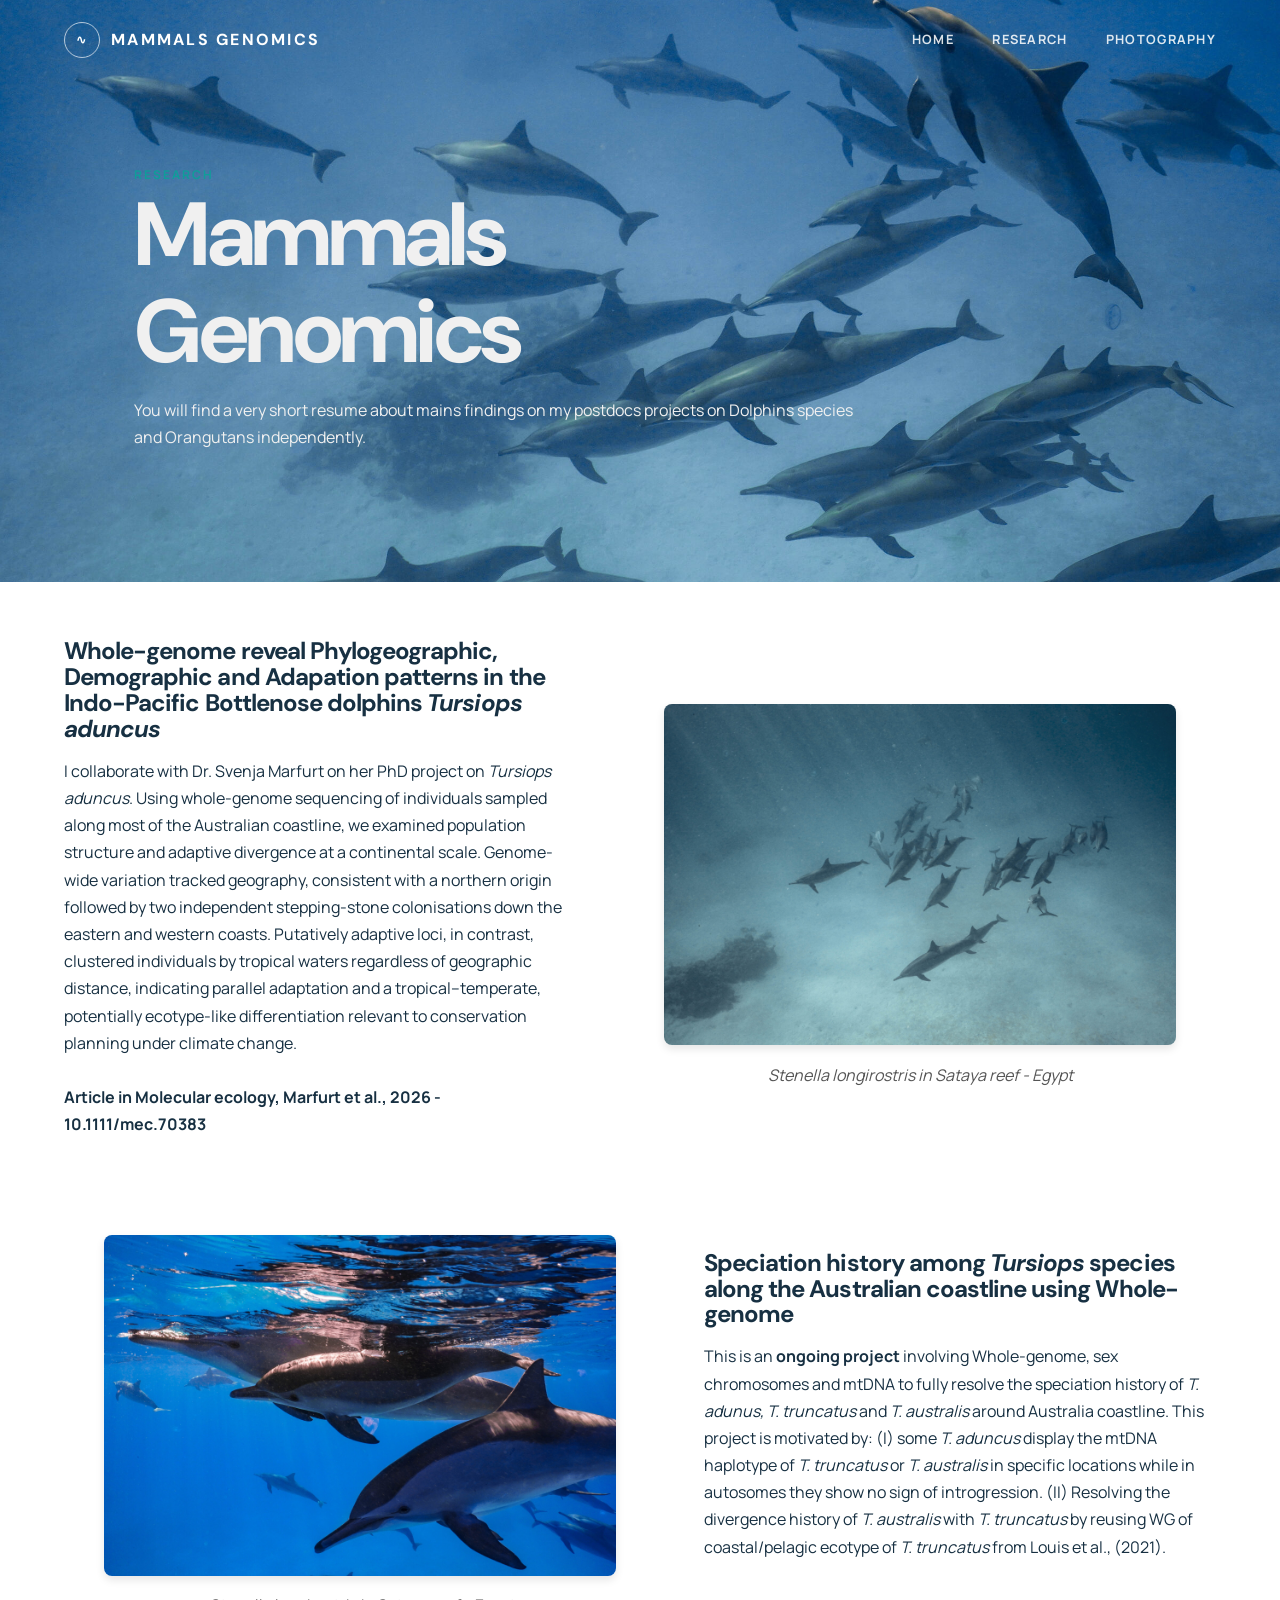
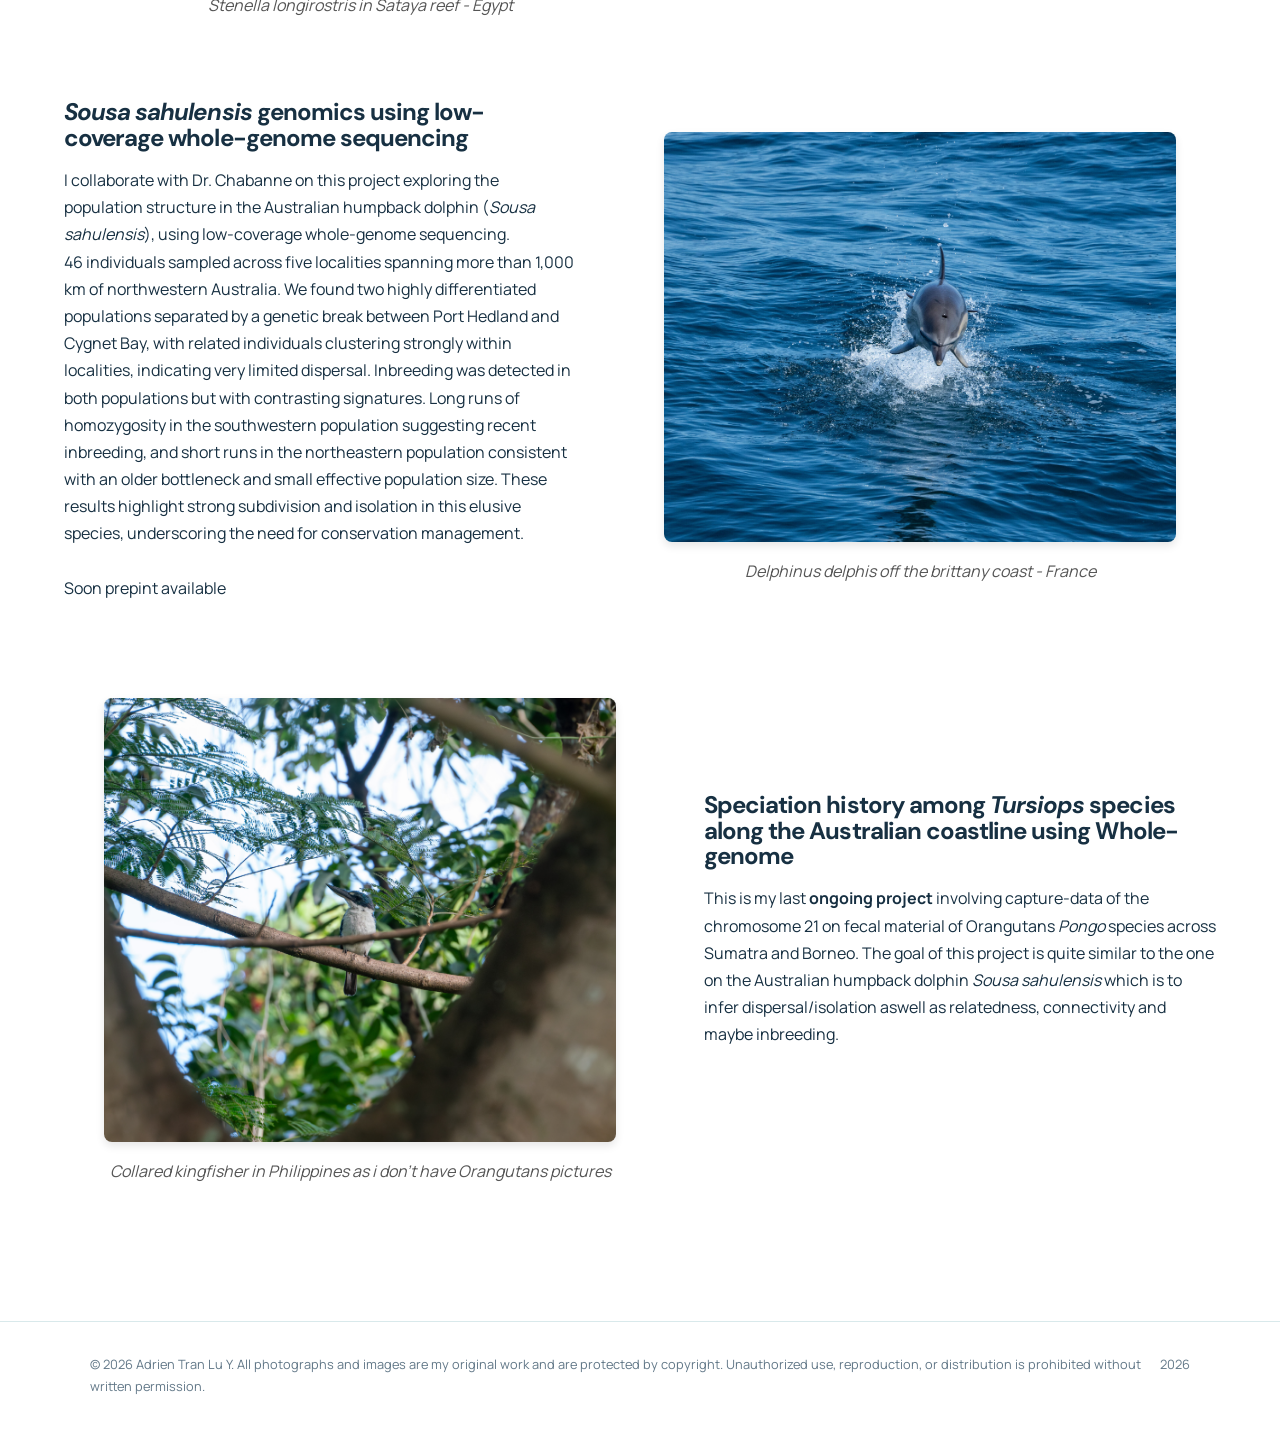
<file: research/project3.html>
<!doctype html>
<html lang="en">
    <head>
        <meta charset="utf-8" />
        <meta name="viewport" content="width=device-width, initial-scale=1" />
        <meta name="description" content="Research — research and photography portfolio" />
        <title>Mammals genomics</title>
        <link rel="stylesheet" href="../css/style.css" />
        <style>
            /* Flexible text-figure layout styles */
            .text-figure-layout {
                display: flex;
                gap: 3rem;
                margin-bottom: 4rem;
                align-items: center;
                flex-wrap: wrap;
            }

            .text-content {
                flex: 1;
                min-width: 300px;
            }

            .figure-content {
                flex: 1;
                min-width: 300px;
            }

            .figure-content img {
                width: 100%;
                height: auto;
                border-radius: 8px;
                box-shadow: 0 4px 8px rgba(0, 0, 0, 0.1);
            }

            .figure-content figcaption {
                margin-top: 0.5rem;
                font-style: italic;
                color: #555;
                text-align: center;
            }

            /* Text-first layout (default) */
            .text-first .text-content {
                order: 1;
            }

            .text-first .figure-content {
                order: 2;
            }

            /* Figure-first layout */
            .figure-first .text-content {
                order: 2;
            }

            .figure-first .figure-content {
                order: 1;
            }

            /* Responsive adjustments */
            @media (max-width: 768px) {
                .text-figure-layout {
                    flex-direction: column;
                    gap: 2rem;
                }
                .text-first .text-content,
                .figure-first .text-content {
                    order: 1;
                }
                .text-first .figure-content,
                .figure-first .figure-content {
                    order: 2;
                }
            }

            /* Cleaned up project hero styles */
            .project-hero {
                background-image: url("../images/dolphins.jpg");
                background-size: cover;
                background-position: center;
                position: relative;
                display: flex;
                align-items: bottom;
            }

            .project-hero::before {
                content: "";
                position: absolute;
                top: 0;
                left: 0;
                right: 0;
                bottom: 0;
                background: rgba(0, 0, 0, 0);
                z-index: 1;
            }

            .project-hero .section-heading {
                position: relative;
                z-index: 2;
                color: white;
                text-shadow: 1px 1px 3px rgba(0, 0, 0, 0, 0);
                padding: 0 2rem;
                max-width: 800px;
                width: 100%;
            }
        </style>
    </head>
    <body>
        <header class="site-header">
            <nav class="navbar" aria-label="Primary navigation">
                <a class="brand" href="../index.html"
                    ><span class="brand-mark">∿</span><span>Mammals genomics </span></a
                >
                <div class="nav-links">
                    <a href="../index.html">Home</a><a href="../research.html">Research</a
                    ><a href="../photography.html">Photography</a>
                </div>
            </nav>
        </header>
        <main>
            <section class="project-hero">
                <div class="section-heading">
                    <span class="kicker">Research</span>
                    <h1 style="color: #f0f0f0">Mammals Genomics</h1>
                    <p style="color: #f0f0f0">
                        You will find a very short resume about mains findings on my postdocs projects on Dolphins
                        species and Orangutans independently.
                    </p>
                </div>
            </section>
            <section class="page-shell">
                <!-- Example 1: Text-first layout -->
                <div class="text-figure-layout text-first">
                    <div class="text-content">
                        <h2>
                            Whole-genome reveal Phylogeographic, Demographic and Adapation patterns in the Indo-Pacific
                            Bottlenose dolphins <i>Tursiops aduncus</i>
                        </h2>
                        <p>
                            I collaborate with Dr. Svenja Marfurt on her PhD project on <i>Tursiops aduncus</i>. Using
                            whole-genome sequencing of individuals sampled along most of the Australian coastline, we
                            examined population structure and adaptive divergence at a continental scale. Genome-wide
                            variation tracked geography, consistent with a northern origin followed by two independent
                            stepping-stone colonisations down the eastern and western coasts. Putatively adaptive loci,
                            in contrast, clustered individuals by tropical waters regardless of geographic distance,
                            indicating parallel adaptation and a tropical&ndash;temperate, potentially ecotype-like
                            differentiation relevant to conservation planning under climate change. <br />
                            <br />
                            <a href="https://doi.org/10.1111/mec.70383">
                               <b> Article in Molecular ecology, Marfurt et al., 2026 - 10.1111/mec.70383</b>
                            </a>
                            <br />
                        </p>
                    </div>
                    <figure class="figure-content">
                        <img src="../images/DSC05942.jpg" alt="Cold-water coral sample" />
                        <figcaption>Stenella longirostris in Sataya reef - Egypt</figcaption>
                    </figure>
                </div>

                <!-- Example 2: Figure-first layout -->
                <div class="text-figure-layout figure-first">
                    <figure class="figure-content">
                        <img src="../images/DSC05945.jpg" alt="Research setup" />
                        <figcaption>Stenella longirostris in Sataya reef - Egypt</figcaption>
                    </figure>
                    <div class="text-content">
                        <h2>
                            Speciation history among <i>Tursiops</i> species along the Australian coastline using
                            Whole-genome
                        </h2>
                        <p>
                            This is an <b>ongoing project</b> involving Whole-genome, sex chromosomes and mtDNA to fully
                            resolve the speciation history of <i>T. adunus, T. truncatus</i> and
                            <i>T. australis</i> around Australia coastline. This project is motivated by: (I) some
                            <i>T. aduncus</i> display the mtDNA haplotype of <i>T. truncatus</i> or
                            <i>T. australis</i> in specific locations while in autosomes they show no sign of
                            introgression. (II) Resolving the divergence history of <i>T. australis</i> with
                            <i>T. truncatus</i> by reusing WG of coastal/pelagic ecotype of <i>T. truncatus</i> from
                            Louis et al., (2021).

                            <br />
                            <br />
                        </p>
                    </div>
                </div>

                <!-- Example 3: Another text-first layout -->
                <div class="text-figure-layout text-first">
                    <div class="text-content">
                        <h2><i>Sousa sahulensis</i> genomics using low-coverage whole-genome sequencing</h2>
                        <p>
                            I collaborate with Dr. Chabanne on this project exploring the population structure in the
                            Australian humpback dolphin (<i>Sousa sahulensis</i>), using low-coverage whole-genome
                            sequencing. <br />
                            46 individuals sampled across five localities spanning more than 1,000 km of northwestern
                            Australia. We found two highly differentiated populations separated by a genetic break
                            between Port Hedland and Cygnet Bay, with related individuals clustering strongly within
                            localities, indicating very limited dispersal. Inbreeding was detected in both populations
                            but with contrasting signatures. Long runs of homozygosity in the southwestern population
                            suggesting recent inbreeding, and short runs in the northeastern population consistent with
                            an older bottleneck and small effective population size. These results highlight strong
                            subdivision and isolation in this elusive species, underscoring the need for conservation
                            management. <br />
                            <br />
                            Soon prepint available
                        </p>
                    </div>
                    <figure class="figure-content">
                        <img src="../images/DSC02190.jpg" alt="Microscope view" />
                        <figcaption>Delphinus delphis off the brittany coast - France</figcaption>
                    </figure>
                </div>

                <!-- Example 2: Figure-first layout -->
                <div class="text-figure-layout figure-first">
                    <figure class="figure-content">
                        <img src="../images/DSC04214-Avec accentuation-Bruit.jpg" alt="Research setup" />
                        <figcaption> Collared kingfisher in Philippines as i don't have Orangutans pictures</figcaption>
                    </figure>
                    <div class="text-content">
                        <h2>
                            Speciation history among <i>Tursiops</i> species along the Australian coastline using
                            Whole-genome
                        </h2>
                        <p>
                            This is my last <b>ongoing project</b> involving capture-data of the chromosome 21 on fecal
                            material of Orangutans <i>Pongo</i> species across Sumatra and Borneo. The goal of this
                            project is quite similar to the one on the Australian humpback dolphin
                            <i>Sousa sahulensis</i> which is to infer dispersal/isolation aswell as relatedness,
                            connectivity and maybe inbreeding.

                            <br />
                            <br />
                        </p>
                    </div>
                </div>
            </section>
        </main>
        <footer class="site-footer">
            <div class="footer-inner">
                <span
                    >© 2026 Adrien Tran Lu Y. All photographs and images are my original work and are protected by
                    copyright. Unauthorized use, reproduction, or distribution is prohibited without written permission. </span
                ><span> 2026</span>
            </div>
        </footer>
    </body>
</html>
</file>
<file: css/style.css>
@import url("https://fonts.googleapis.com/css2?family=DM+Sans:wght@400;500;600;700&family=Manrope:wght@400;500;600;700&display=swap");
:root {
  --deep-blue: #073b5c;
  --navy: #06283d;
  --teal: #0f9d9a;
  --aqua: #8be2d4;
  --foam: #e9f7f5;
  --white: #ffffff;
  --ink: #173042;
  --muted: #627888;
  --line: #d9e9eb;
  --shadow: 0 18px 45px rgba(7, 59, 92, 0.12);
  --display: "DM Sans", "Helvetica Neue", sans-serif;
  --body: "Manrope", "Helvetica Neue", sans-serif;
}
* {
  box-sizing: border-box;
}
html {
  scroll-behavior: smooth;
}
body {
  margin: 0;
  color: var(--ink);
  background: var(--white);
  font-family: var(--body);
  line-height: 1.7;
}
a {
  color: inherit;
  text-decoration: none;
}
.site-header {
  position: absolute;
  z-index: 2;
  top: 0;
  left: 0;
  width: 100%;
  padding: 1.35rem clamp(1.25rem, 5vw, 5rem);
  color: var(--white);
}
.navbar {
  display: flex;
  align-items: center;
  justify-content: space-between;
  gap: 2rem;
  max-width: 1240px;
  margin: auto;
}
.brand {
  display: flex;
  align-items: center;
  gap: 0.7rem;
  font: 700 1rem var(--display);
  letter-spacing: 0.14em;
  text-transform: uppercase;
}
.brand-mark {
  display: grid;
  place-items: center;
  width: 2.25rem;
  height: 2.25rem;
  border: 1px solid rgba(255, 255, 255, 0.65);
  border-radius: 50%;
  font-size: 0.78rem;
}
.nav-links {
  display: flex;
  gap: clamp(1rem, 3vw, 2.5rem);
  align-items: center;
  font-size: 0.8rem;
  font-weight: 700;
  letter-spacing: 0.1em;
  text-transform: uppercase;
}
.nav-links a {
  opacity: 0.86;
  transition:
    color 0.2s ease,
    opacity 0.2s ease;
}
.nav-links a:hover,
.nav-links a[aria-current="page"] {
  color: var(--aqua);
  opacity: 1;
}
.hero {
  min-height: 680px;
  display: flex;
  align-items: flex-end;
  padding: 9rem clamp(1.25rem, 8vw, 8rem) 6rem;
  color: var(--white);
  background: linear-gradient(135deg, #073b5c 0%, #0e7184 45%, #b6eee3 125%);
  position: relative;
  isolation: isolate;
  overflow: hidden;
}
.hero::before {
  content: "";
  position: absolute;
  inset: 0;
  z-index: -1;
  background:
    linear-gradient(90deg, rgba(3, 27, 45, 0.84) 0%, rgba(3, 27, 45, 0.42) 0%, rgba(3, 27, 45, 0.06) 0%),
    url("../images/banner.jpg") center/cover;
}
.hero::after {
  content: "";
  position: absolute;
  inset: auto 0 0;
  height: 30%;
  z-index: -1;
  background: linear-gradient(transparent, rgba(3, 27, 45, 0.34));
}
.hero-content {
  max-width: 760px;
  animation: rise 0.8s ease both;
}
.eyebrow {
  margin: 0 0 1rem;
  color: var(--aqua);
  font-size: 0.75rem;
  font-weight: 700;
  letter-spacing: 0.18em;
  text-transform: uppercase;
}
h1,
h2,
h3 {
  margin: 0;
  font-family: var(--display);
  line-height: 1.08;
  letter-spacing: -0.04em;
}
.hero h1 {
  max-width: 700px;
  font-size: clamp(3.5rem, 9vw, 7.4rem);
}
.hero h1 em {
  color: var(--aqua);
  font-style: normal;
}
.hero-intro {
  max-width: 500px;
  margin: 1.8rem 0 0;
  font-size: clamp(1rem, 2vw, 1.2rem);
  color: rgba(255, 255, 255, 0.85);
}
.page-shell {
  max-width: 1600px;
  margin: auto;
  padding: 3.5rem clamp(1.25rem, 5vw, 4rem);
}
.section-heading {
  max-width: 650px;
  margin-bottom: 3.2rem;
}
.section-heading h1,
.section-heading h2 {
  font-size: clamp(1.5rem, 5vw, 4.5rem);
  color: var(--deep-blue);
}
.section-heading p {
  margin: 1rem 0 0;
  color: var(--muted);
}
.kicker {
  color: var(--teal);
  font-size: 0.75rem;
  font-weight: 700;
  letter-spacing: 0.16em;
  text-transform: uppercase;
}
.project-list {
  border-top: 1px solid var(--line);
}
.project-card {
  display: grid;
  grid-template-columns: 4rem 1fr auto;
  gap: 1.5rem;
  align-items: center;
  padding: 1.65rem 0;
  border-bottom: 1px solid var(--line);
  transition:
    padding 0.25s ease,
    background 0.2s ease;
}
.project-card:hover {
  padding-left: 1rem;
  background: linear-gradient(90deg, var(--foam), transparent);
}
.project-number {
  color: var(--teal);
  font-size: 0.8rem;
  font-weight: 700;
  letter-spacing: 0.1em;
}
.project-card h2 {
  font-size: clamp(1.4rem, 3vw, 2.15rem);
  color: var(--deep-blue);
}
.project-card p {
  margin: 0.35rem 0 0;
  color: var(--muted);
  font-size: 0.9rem;
}
.arrow {
  color: var(--teal);
  font-size: 1.5rem;
  transition: transform 0.2s;
}
.project-card:hover .arrow {
  transform: translateX(5px);
}
.project-hero {
  padding: 10rem clamp(1.25rem, 8vw, 8rem) 5rem;
  background: var(--foam);
}
.project-hero h1 {
  max-width: 800px;
  color: var(--deep-blue);
  font-size: clamp(3rem, 7vw, 6rem);
}
.project-layout {
  display: grid;
  grid-template-columns: minmax(0, 1.4fr) minmax(220px, 0.6fr);
  gap: clamp(2rem, 7vw, 7rem);
  align-items: start;
}
.project-image {
  width: 100%;
  border-radius: 2px;
  box-shadow: var(--shadow);
}
.prose p {
  color: var(--muted);
}
.external-link,
.button {
  display: inline-flex;
  align-items: center;
  gap: 0.5rem;
  margin-top: 1rem;
  padding: 0.75rem 1rem;
  border: 1px solid var(--teal);
  color: var(--deep-blue);
  font-size: 0.8rem;
  font-weight: 700;
  letter-spacing: 0.08em;
  text-transform: uppercase;
  transition:
    background 0.2s,
    color 0.2s,
    transform 0.2s;
}
.external-link:hover,
.button:hover {
  color: var(--white);
  background: var(--teal);
  transform: translateY(-2px);
}
.gallery {
  display: grid;
  grid-template-columns: repeat(12, 1fr);
  gap: 1.5rem;
}
.gallery + .gallery {
  margin-top: 1.5rem;
}
.album {
  grid-column: span 6;
  margin: 0;
}
.album:not(.album--wide):not(.album--tall):not(.album--pair):not(.mosaic-item-1):not(.mosaic-item-2):not(.mosaic-item-3):not(.mosaic-item-4):nth-child(3n) {
  grid-column: span 8;
}
.album img {
  display: block;
  width: 100%;
  aspect-ratio: 4/3;
  object-fit: cover;
  border-radius: 2px;
  transition:
    transform 0.35s,
    box-shadow 0.35s;
}
.album:hover img {
  transform: translateY(-5px);
  box-shadow: var(--shadow);
}
.album figcaption {
  padding-top: 0.8rem;
  font-size: 0.82rem;
  color: var(--muted);
}
.album figcaption strong {
  display: block;
  color: var(--deep-blue);
  font-size: 0.95rem;
}

/* Panoramic photo — full width row */
.album--wide {
  grid-column: span 12;
}
.album--wide img {
  aspect-ratio: 21 / 9;
}

/* Vertical photo — narrower column, taller aspect ratio, three per row */
.album--tall {
  grid-column: span 4;
}
.album--tall img {
  aspect-ratio: 3 / 4;
}

/* Duo of photos — two large images sharing a row */
.album--pair {
  grid-column: span 6;
}
.album--pair img {
  aspect-ratio: 4 / 3;
}

.site-footer {
  padding: 2rem clamp(1.25rem, 5vw, 4rem);
  border-top: 1px solid var(--line);
  color: var(--muted);
  font-size: 0.8rem;
}
.footer-inner {
  display: flex;
  justify-content: space-between;
  gap: 1rem;
  max-width: 1100px;
  margin: auto;
}
@keyframes rise {
  from {
    opacity: 0;
    transform: translateY(18px);
  }
  to {
    opacity: 1;
    transform: none;
  }
}
@media (max-width: 650px) {
  .site-header {
    padding-top: 1rem;
  }
  .nav-links {
    gap: 0.8rem;
    font-size: 0.67rem;
  }
  .brand {
    font-size: 0.8rem;
  }
  .brand-mark {
    width: 1.9rem;
    height: 1.9rem;
  }
  .hero {
    min-height: 620px;
    padding-bottom: 4rem;
  }
  .project-card {
    grid-template-columns: 2.2rem 1fr auto;
    gap: 0.7rem;
  }
  .project-card p {
    display: none;
  }
  .project-layout {
    grid-template-columns: 1fr;
  }
  .album,
  .album:nth-child(3n) {
    grid-column: span 12;
  }
  .album--wide,
  .album--tall,
  .album--pair {
    grid-column: span 12;
  }
  .footer-inner {
    flex-direction: column;
  }
}
.tabs-nav {
    display: flex;
    justify-content: center;
    gap: 1rem;
    margin: 2rem auto 1rem;
}

.tabs-nav label {
    padding: 0.5rem 1.25rem;
    border: 1px solid #ccc;
    border-radius: 999px;
    cursor: pointer;
    font-size: 0.9rem;
    letter-spacing: 0.03em;
    transition: background 0.2s ease, color 0.2s ease;
}

.tabs-nav label:hover {
    background: #f0f0f0;
}

/* Hide all panels by default */
.gallery-panel {
    display: none;
}

/* Show the matching panel when its radio is checked */
#tab-landscape:checked ~ .gallery-panel[data-group="landscape"],
#tab-underwater:checked ~ .gallery-panel[data-group="underwater"],
#tab-wildlife:checked ~ .gallery-panel[data-group="wildlife"] {
    display: block;
}

/* Active tab styling */
#tab-landscape:checked ~ .tabs-nav label[for="tab-landscape"],
#tab-underwater:checked ~ .tabs-nav label[for="tab-underwater"],
#tab-wildlife:checked ~ .tabs-nav label[for="tab-wildlife"] {
    background: #1a1a1a;
    color: #fff;
    border-color: #1a1a1a;
}
.gallery-panel .section-heading {
    margin: 0.5rem auto 0.5rem;
    text-align: center;
}

.gallery-panel .section-heading h2 {
    margin: 0.25rem 0;
}
/*
 * Mosaic controls: adjust --mosaic-col-1, --mosaic-col-2, and --mosaic-col-3
 * to resize the left, middle, and right columns. Change --mosaic-height
 * to resize the complete two-row composition. The middle and right photos
 * span both rows; the first two photos remain stacked in the left column.
 */
.gallery--mosaic {
    --mosaic-col-1: 1fr;
    --mosaic-col-2: 0.78fr;
    --mosaic-col-3: 1.08fr;
    --mosaic-height: clamp(32rem, 62vw, 46rem);
    --mosaic-gap: 1.5rem;

    display: grid;
    grid-template-columns: minmax(0, var(--mosaic-col-1)) minmax(0, var(--mosaic-col-2)) minmax(0, var(--mosaic-col-3));
    grid-template-rows: repeat(2, minmax(0, 1fr));
    grid-template-areas:
        "left-top middle right"
        "left-bottom middle right";
    gap: var(--mosaic-gap);
    height: var(--mosaic-height);
    margin-top: var(--mosaic-gap);
}

.gallery--mosaic .album {
    display: flex;
    min-width: 0;
    min-height: 0;
    flex-direction: column;
    grid-column: auto;
    grid-row: auto;
    margin: 0;
    overflow: hidden;
}

.gallery--mosaic .mosaic-item-1 { grid-area: left-top; }
.gallery--mosaic .mosaic-item-2 { grid-area: left-bottom; }
.gallery--mosaic .mosaic-item-3 { grid-area: middle; }
.gallery--mosaic .mosaic-item-4 { grid-area: right; }

.gallery--mosaic .mosaic-media {
    min-width: 0;
    min-height: 0;
    flex: 1 1 auto;
    overflow: hidden;
}

.gallery--mosaic .album img {
    display: block;
    width: 100%;
    height: 100%;
    min-height: 0;
    flex: none;
    aspect-ratio: auto;
    object-fit: cover;
    object-position: center;
    border-radius: 2px;
}

@media (max-width: 800px) {
    .gallery--mosaic {
        grid-template-columns: 1fr;
        grid-template-rows: repeat(4, auto);
        grid-template-areas:
            "left-top"
            "left-bottom"
            "middle"
            "right";
        height: auto;
    }

    .gallery--mosaic .album {
        grid-area: auto;
    }

    .gallery--mosaic .mosaic-item-1 { grid-area: left-top; }
    .gallery--mosaic .mosaic-item-2 { grid-area: left-bottom; }
    .gallery--mosaic .mosaic-item-3 { grid-area: middle; }
    .gallery--mosaic .mosaic-item-4 { grid-area: right; }

    .gallery--mosaic .mosaic-media {
        flex: none;
    }

    .gallery--mosaic .album img {
        height: auto;
        aspect-ratio: 4 / 3;
    }
}

/* ===== COMPREHENSIVE IMAGE PROTECTION ===== */
img {
  pointer-events: none !important;
  user-select: none !important;
  -webkit-user-drag: none !important;
  -webkit-touch-callout: none !important;
  cursor: default !important;
}

/* Allow interaction with links that contain images */
a img {
  pointer-events: auto !important;
  cursor: pointer !important;
}

/* Special cases for your specific elements */
.profile-photo img,
.project-card img,
.research-img img {
  pointer-events: none !important;
  -webkit-user-drag: none !important;
}




/* Disable clicks on ALL images (gallery + banner) */
.project-hero,
.hero,
.gallery img,
.album img,
.project-image,
.mosaic-media img {
  pointer-events: none !important;
  user-select: none !important;
  -webkit-user-drag: none !important;
  -webkit-touch-callout: none !important;
  cursor: default !important;
}
</file>
